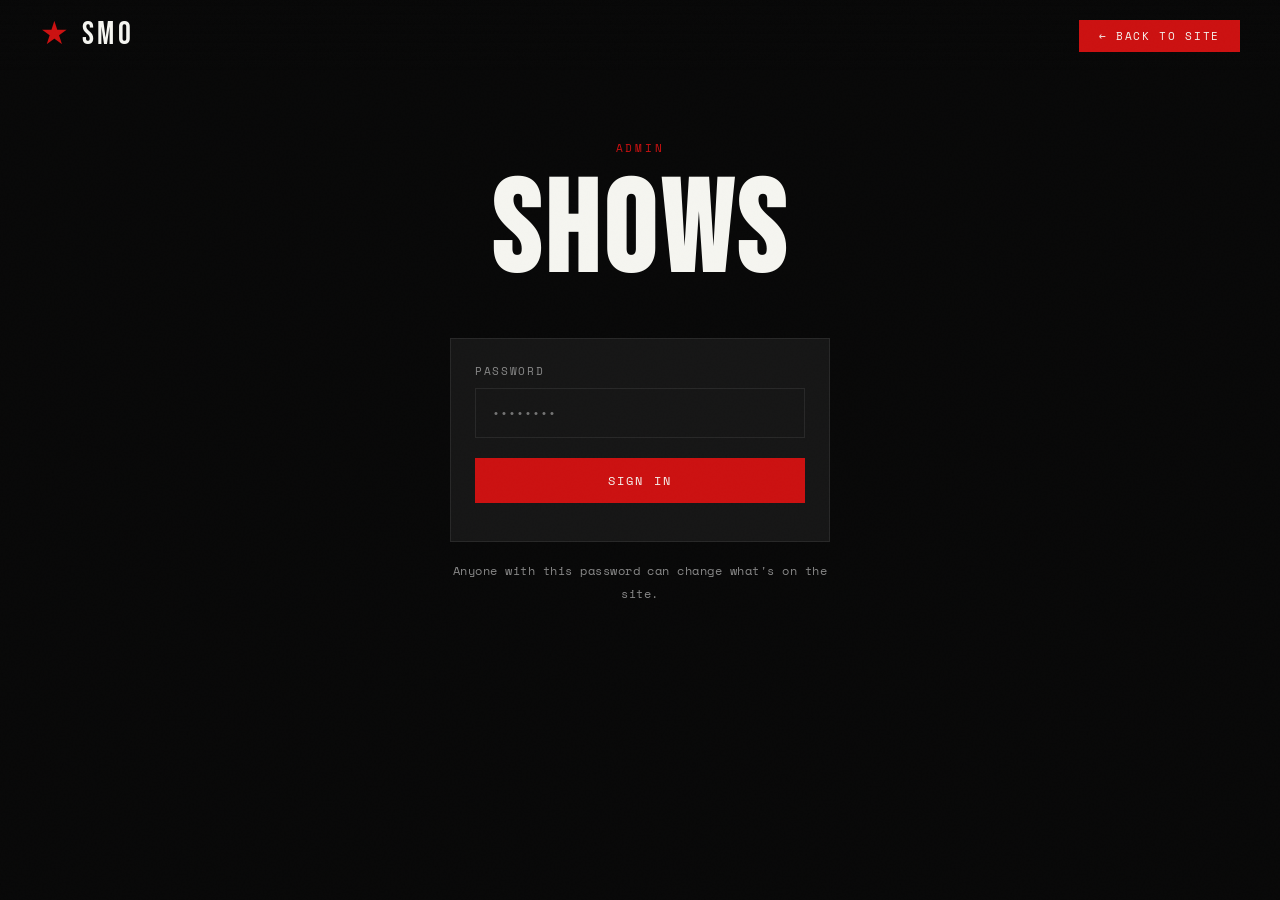
<file: admin.html>
<!DOCTYPE html>
<html lang="en">
<head>
  <meta charset="UTF-8">
  <meta name="viewport" content="width=device-width, initial-scale=1.0">
  <title>SMO — Shows Admin</title>
  <meta name="robots" content="noindex, nofollow">
  <link rel="stylesheet" href="assets/css/style.css?v=12">
  <link rel="icon" href="data:image/svg+xml,<svg xmlns='http://www.w3.org/2000/svg' viewBox='0 0 100 100'><text y='.9em' font-size='90'>★</text></svg>">
  <style>
    .adm { max-width: 900px; margin: 0 auto; padding: 0 32px 120px; }
    .adm-login { max-width: 380px; margin: 0 auto; text-align: center; }
    .adm-card {
      border: 1px solid var(--border); background: var(--card-bg);
      padding: 24px; margin-bottom: 18px;
    }
    .adm-card h3 { font-size: 22px; margin-bottom: 4px; }
    .adm-row { display: grid; grid-template-columns: 1fr 1fr; gap: 14px; }
    .adm-actions { display: flex; gap: 10px; flex-wrap: wrap; margin-top: 16px; }
    .adm-bar {
      display: flex; justify-content: space-between; align-items: center;
      gap: 16px; flex-wrap: wrap; margin-bottom: 28px;
    }
    .adm-hint { color: var(--grey); font-size: 12px; line-height: 1.9; letter-spacing: .04em; }
    .adm-empty { text-align: center; padding: 60px 20px; color: var(--grey); }

    /* photo picker */
    .pick { display: grid; grid-template-columns: repeat(auto-fill, minmax(88px, 1fr)); gap: 8px; margin-top: 10px; }
    .pick img {
      width: 100%; aspect-ratio: 1; object-fit: cover; display: block;
      border: 2px solid transparent; cursor: pointer; opacity: .55; transition: all .15s;
    }
    .pick img:hover { opacity: .85; }
    .pick img.on { border-color: var(--red); opacity: 1; }
    .chosen { display: flex; gap: 8px; flex-wrap: wrap; margin-top: 10px; }
    .chosen figure { position: relative; margin: 0; }
    .chosen img { width: 72px; height: 72px; object-fit: cover; display: block; border: 1px solid var(--border); }
    .chosen button {
      position: absolute; top: -7px; right: -7px; width: 22px; height: 22px;
      border-radius: 50%; border: none; background: var(--red); color: #fff;
      cursor: pointer; font-size: 13px; line-height: 1;
    }
    /* day / month / year / time sit on one line; each opens a full list on
       tap instead of making you arrow through digits. */
    .date-row { display: grid; grid-template-columns: 1fr 1.5fr 1fr 1.1fr; gap: 6px; }
    .date-row select, .date-row input {
      width: 100%; padding: 12px 8px;
      background: var(--off-black); color: var(--white);
      border: 1px solid var(--border);
      font-family: 'Space Mono', monospace; font-size: 13px;
    }
    .date-row select:focus, .date-row input:focus { outline: none; border-color: var(--red); }
    @media (max-width: 520px) { .date-row { grid-template-columns: 1fr 1fr; } }

    /* tabs */
    .adm-tabs {
      display: flex; gap: 4px; flex-wrap: wrap; align-items: center;
      border-bottom: 1px solid var(--border); margin-bottom: 28px; padding-bottom: 12px;
    }
    .adm-tab {
      background: transparent; border: none; cursor: pointer;
      color: var(--grey); font-family: 'Space Mono', monospace;
      font-size: 11px; letter-spacing: .14em; text-transform: uppercase;
      padding: 10px 16px; border-bottom: 2px solid transparent;
    }
    .adm-tab:hover { color: var(--white); }
    .adm-tab.is-on { color: var(--white); border-bottom-color: var(--red); }
    .adm-panel { display: none; }
    .adm-panel.is-on { display: block; }

    /* gallery manager */
    .gal-grid { display: grid; grid-template-columns: repeat(auto-fill, minmax(160px, 1fr)); gap: 14px; }
    .gal-item { border: 1px solid var(--border); background: var(--card-bg); padding: 10px; }
    .gal-item img { width: 100%; aspect-ratio: 4/3; object-fit: cover; display: block; margin-bottom: 8px; }
    .gal-item input[type="text"] {
      width: 100%; padding: 8px; margin-bottom: 6px; font-size: 11px;
      background: var(--off-black); border: 1px solid var(--border); color: var(--white);
      font-family: 'Space Mono', monospace;
    }
    .gal-row { display: flex; gap: 6px; align-items: center; justify-content: space-between; }
    .gal-row label { font-size: 11px; color: var(--grey); display: flex; gap: 5px; align-items: center; }
    .gal-btn {
      background: transparent; border: 1px solid var(--border); color: var(--light-grey);
      cursor: pointer; padding: 4px 9px; font-size: 12px; line-height: 1;
    }
    .gal-btn:hover { border-color: var(--white); color: var(--white); }
    .gal-btn.del:hover { border-color: var(--red); color: var(--red); }

    .subs-scroll { overflow-x: auto; }
    .subs { width: 100%; border-collapse: collapse; }
    .subs th, .subs td {
      text-align: left; padding: 11px 12px; font-size: 12.5px;
      border-bottom: 1px solid var(--border); color: var(--light-grey);
      white-space: nowrap;
    }
    .subs th {
      color: var(--white); font-size: 10px; letter-spacing: .16em;
      text-transform: uppercase; border-bottom-color: var(--grey);
    }
    .subs td:first-child { color: var(--white); }
    .subs-empty { color: var(--grey); padding: 28px 12px; font-size: 13px; }

    .adm-card-bad { border-color: var(--red); }
    .toast-ok { color: #4ade80; font-size: 12px; letter-spacing: .08em; }
    .toast-err { color: var(--red); font-size: 12px; letter-spacing: .08em; }
    @media (max-width: 640px) { .adm-row { grid-template-columns: 1fr; } .adm { padding: 0 20px 80px; } }
  </style>
</head>
<body>

<nav>
  <a href="index.html" class="nav-logo"><span class="star">★</span>SMO</a>
  <ul class="nav-links">
    <li><a href="index.html" class="btn-nav">← Back to Site</a></li>
  </ul>
</nav>

<div class="page-hero" style="padding-bottom:40px">
  <span class="section-label">Admin</span>
  <h1>Shows</h1>
</div>

<div class="adm">

  <!-- ── LOGIN ── -->
  <div id="login" class="adm-login hidden">
    <div class="adm-card">
      <div class="form-group" style="text-align:left">
        <label for="pw">Password</label>
        <input type="password" id="pw" autocomplete="current-password" placeholder="••••••••">
      </div>
      <button id="login-btn" class="btn btn-primary" style="width:100%;justify-content:center">Sign In</button>
      <p id="login-msg" class="toast-err" style="margin-top:14px"></p>
    </div>
    <p class="adm-hint">Anyone with this password can change what's on the site.</p>
  </div>

  <!-- ── NOT SET UP ── -->
  <div id="setup" class="adm-login hidden">
    <div class="adm-card" style="text-align:left">
      <h3 style="margin-bottom:12px">Admin not set up</h3>
      <p class="adm-hint">
        Create a file called <code>admin-secret.php</code> on the server, in the
        same folder as the website (or one level above), containing one line:
      </p>
      <pre class="adm-hint" style="background:#0d0d0d;padding:12px;overflow-x:auto;margin-top:10px">&lt;?php return 'your-password-here';</pre>
      <p class="adm-hint" style="margin-top:10px">
        It's deliberately not in the code repository, because that repository is public.
      </p>
    </div>
  </div>

  <!-- ── EDITOR ── -->
  <div id="editor" class="hidden">

    <nav class="adm-tabs" id="adm-tabs">
      <button class="adm-tab is-on" data-tab="shows">Shows</button>
      <button class="adm-tab" data-tab="shop">Shop</button>
      <button class="adm-tab" data-tab="releases">Releases</button>
      <button class="adm-tab" data-tab="gallery">Gallery</button>
      <button class="adm-tab" data-tab="text">Page Text</button>
      <button class="adm-tab" data-tab="list">Mailing List</button>
      <button class="btn btn-outline" id="logout-btn" style="margin-left:auto;font-size:11px">Sign Out</button>
    </nav>

    <!-- ══ SHOWS ══ -->
    <section class="adm-panel is-on" data-panel="shows">
    <div class="adm-bar">
      <div>
        <span id="count" class="adm-hint"></span>
        <div id="save-msg" class="adm-hint"></div>
      </div>
      <div class="adm-actions" style="margin:0">
        <button id="add-btn" class="btn btn-outline">+ Add Show</button>
        <button id="save-btn" class="btn btn-primary">Save Changes</button>
      </div>
    </div>

    <div id="list"></div>

    </section>

    <!-- ══ SHOP ══ -->
    <section class="adm-panel" data-panel="shop">
      <div class="adm-bar">
        <div><span id="shop-count" class="adm-hint"></span><div id="shop-msg" class="adm-hint"></div></div>
        <div class="adm-actions" style="margin:0">
          <button class="btn btn-outline" data-add="products">+ Add Product</button>
          <button class="btn btn-primary" data-save="products">Save Shop</button>
        </div>
      </div>
      <div id="shop-list"></div>
      <p class="adm-hint" style="margin-top:20px">
        Prices here are what Stripe actually charges — the shop page and the
        checkout both read this same list, so they can't disagree.
        Sizes are comma separated, e.g. <strong>S, M, L, XL, XXL</strong>.
      </p>
    </section>

    <!-- ══ RELEASES ══ -->
    <section class="adm-panel" data-panel="releases">
      <div class="adm-bar">
        <div><span id="releases-count" class="adm-hint"></span><div id="releases-msg" class="adm-hint"></div></div>
        <div class="adm-actions" style="margin:0">
          <button class="btn btn-outline" data-add="releases">+ Add Release</button>
          <button class="btn btn-primary" data-save="releases">Save Releases</button>
        </div>
      </div>
      <div id="releases-list"></div>
      <p class="adm-hint" style="margin-top:20px">
        Order here is the order on the homepage. The one with the ID
        <strong>white-flag</strong> is hidden while it's the featured release
        at the top of the page.
      </p>
    </section>

    <!-- ══ GALLERY ══ -->
    <section class="adm-panel" data-panel="gallery">
      <div class="adm-bar">
        <div><span id="gallery-count" class="adm-hint"></span><div id="gallery-msg" class="adm-hint"></div></div>
        <div class="adm-actions" style="margin:0">
          <label class="btn btn-outline" style="cursor:pointer;font-size:11px">
            Upload Photo<input type="file" accept="image/*" id="gallery-upload" hidden>
          </label>
          <button class="btn btn-primary" data-save="gallery">Save Gallery</button>
        </div>
      </div>
      <div id="gallery-list" class="gal-grid"></div>
      <p class="adm-hint" style="margin-top:20px">
        Tick <strong>Wide</strong> to make a photo span two columns. Use the
        arrows to reorder — the homepage follows this order.
      </p>
    </section>

    <!-- ══ PAGE TEXT ══ -->
    <section class="adm-panel" data-panel="text">
      <div class="adm-bar">
        <div><span class="adm-hint">Homepage and shop wording</span><div id="content-msg" class="adm-hint"></div></div>
        <div class="adm-actions" style="margin:0">
          <button class="btn btn-primary" data-save="content">Save Text</button>
        </div>
      </div>
      <div id="content-form"></div>
    </section>

    <!-- ══ MAILING LIST ══ -->
    <section class="adm-panel" data-panel="list">
      <div class="adm-bar">
        <div>
          <h3 style="font-size:26px;margin-bottom:4px">Mailing List</h3>
          <span id="subs-count" class="adm-hint">Loading…</span>
        </div>
        <div class="adm-actions" style="margin:0">
          <a id="subs-csv" class="btn btn-outline" href="#" download>Download CSV</a>
        </div>
      </div>
      <div class="subs-scroll">
        <table class="subs" id="subs-table">
          <thead><tr><th>Email</th><th>Signed up</th><th>From</th></tr></thead>
          <tbody></tbody>
        </table>
      </div>
      <p class="adm-hint" style="margin-top:12px">
        Newest first. Addresses are stored on the server outside the website
        folder, so nobody can reach them from a browser.
      </p>
    </section>

  </div>

</div>

<script src="assets/js/admin.js?v=12"></script>

</body>
</html>
</file>
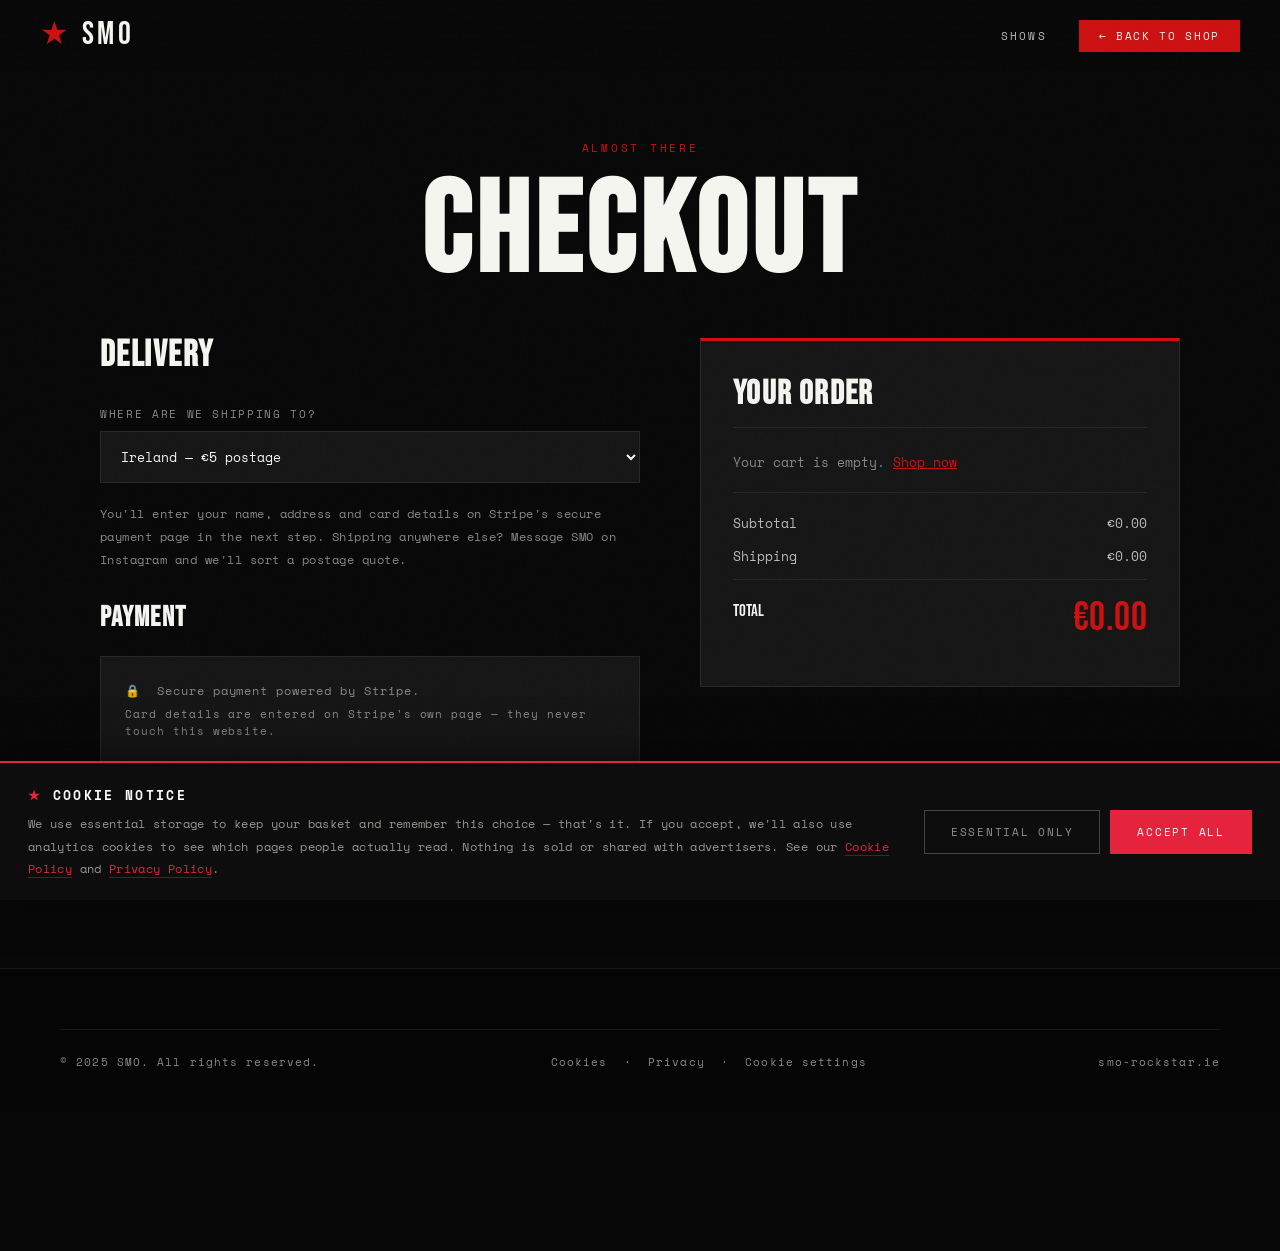
<file: checkout.html>
<!DOCTYPE html>
<html lang="en">
<head>
  <meta charset="UTF-8">
  <meta name="viewport" content="width=device-width, initial-scale=1.0">
  <title>SMO — Checkout</title>
  <meta name="robots" content="noindex">
  <link rel="canonical" href="https://smo-rockstar.ie/checkout.html">
  <link rel="stylesheet" href="assets/css/style.css?v=12">
  <link rel="icon" href="data:image/svg+xml,<svg xmlns='http://www.w3.org/2000/svg' viewBox='0 0 100 100'><text y='.9em' font-size='90'>★</text></svg>">
</head>
<body>

<!-- ── NAV ── -->
<nav>
  <a href="index.html" class="nav-logo"><span class="star">★</span>SMO</a>
  <ul class="nav-links">
    <li><a href="index.html#shows">Shows</a></li>
    <li><a href="shop.html" class="btn-nav">← Back to Shop</a></li>
  </ul>
</nav>

<!-- ── PAGE HERO ── -->
<div class="page-hero" style="padding-bottom:40px">
  <span class="section-label">Almost There</span>
  <h1>Checkout</h1>
</div>

<!-- ── CHECKOUT LAYOUT ── -->
<div class="checkout-layout">

  <!-- Delivery region + pay -->
  <div class="checkout-form">
    <h2>Delivery</h2>

    <div class="form-group">
      <label for="region">Where are we shipping to?</label>
      <select id="region">
        <option value="IE">Ireland — €5 postage</option>
        <option value="UK">United Kingdom — €7 postage</option>
        <option value="EU">Rest of the EU — €9 postage</option>
      </select>
    </div>

    <p style="color:var(--grey);font-size:12px;line-height:1.9;letter-spacing:0.04em;margin-bottom:32px">
      You'll enter your name, address and card details on Stripe's secure payment
      page in the next step. Shipping anywhere else? Message SMO on Instagram and
      we'll sort a postage quote.
    </p>

    <div style="margin-top:8px">
      <h2 style="font-size:28px;margin-bottom:24px">Payment</h2>
      <div style="padding:24px;border:1px solid var(--border);background:var(--card-bg);color:var(--grey);font-size:12px;letter-spacing:0.08em;margin-bottom:20px">
        🔒 &nbsp;Secure payment powered by Stripe.<br>
        <span style="font-size:11px;color:var(--grey);margin-top:6px;display:block">
          Card details are entered on Stripe's own page — they never touch this website.
        </span>
      </div>

      <button type="button" id="pay-btn" class="btn btn-primary btn-buy" style="margin-top:16px">
        Pay Securely →
      </button>

      <p id="pay-error" class="hidden"
         style="color:var(--red);font-size:12px;line-height:1.8;margin-top:16px;letter-spacing:0.04em"></p>
    </div>
  </div>

  <!-- Order Summary -->
  <div class="order-summary">
    <h2>Your Order</h2>
    <div id="checkout-items"></div>
    <div class="order-total">
      <div class="order-total-row">
        <span>Subtotal</span>
        <span id="subtotal">€0.00</span>
      </div>
      <div class="order-total-row">
        <span>Shipping</span>
        <span id="shipping-cost">€5.00</span>
      </div>
      <div class="order-total-row grand">
        <span>Total</span>
        <span id="grand-total">€0.00</span>
      </div>
    </div>
  </div>
</div>

<!-- ── FOOTER ── -->
<footer>
  <div class="footer-bottom">
    <span>© 2025 SMO. All rights reserved.</span>
    <span><a href="legal.html#cookies">Cookies</a> &nbsp;·&nbsp; <a href="legal.html#privacy">Privacy</a> &nbsp;·&nbsp; <a href="#" data-cookie-settings>Cookie settings</a></span>
    <span>smo-rockstar.ie</span>
  </div>
</footer>

<script type="module" src="assets/js/main.js?v=12"></script>

<script src="assets/js/cookie-consent.js?v=12" defer></script>

</body>
</html>
</file>
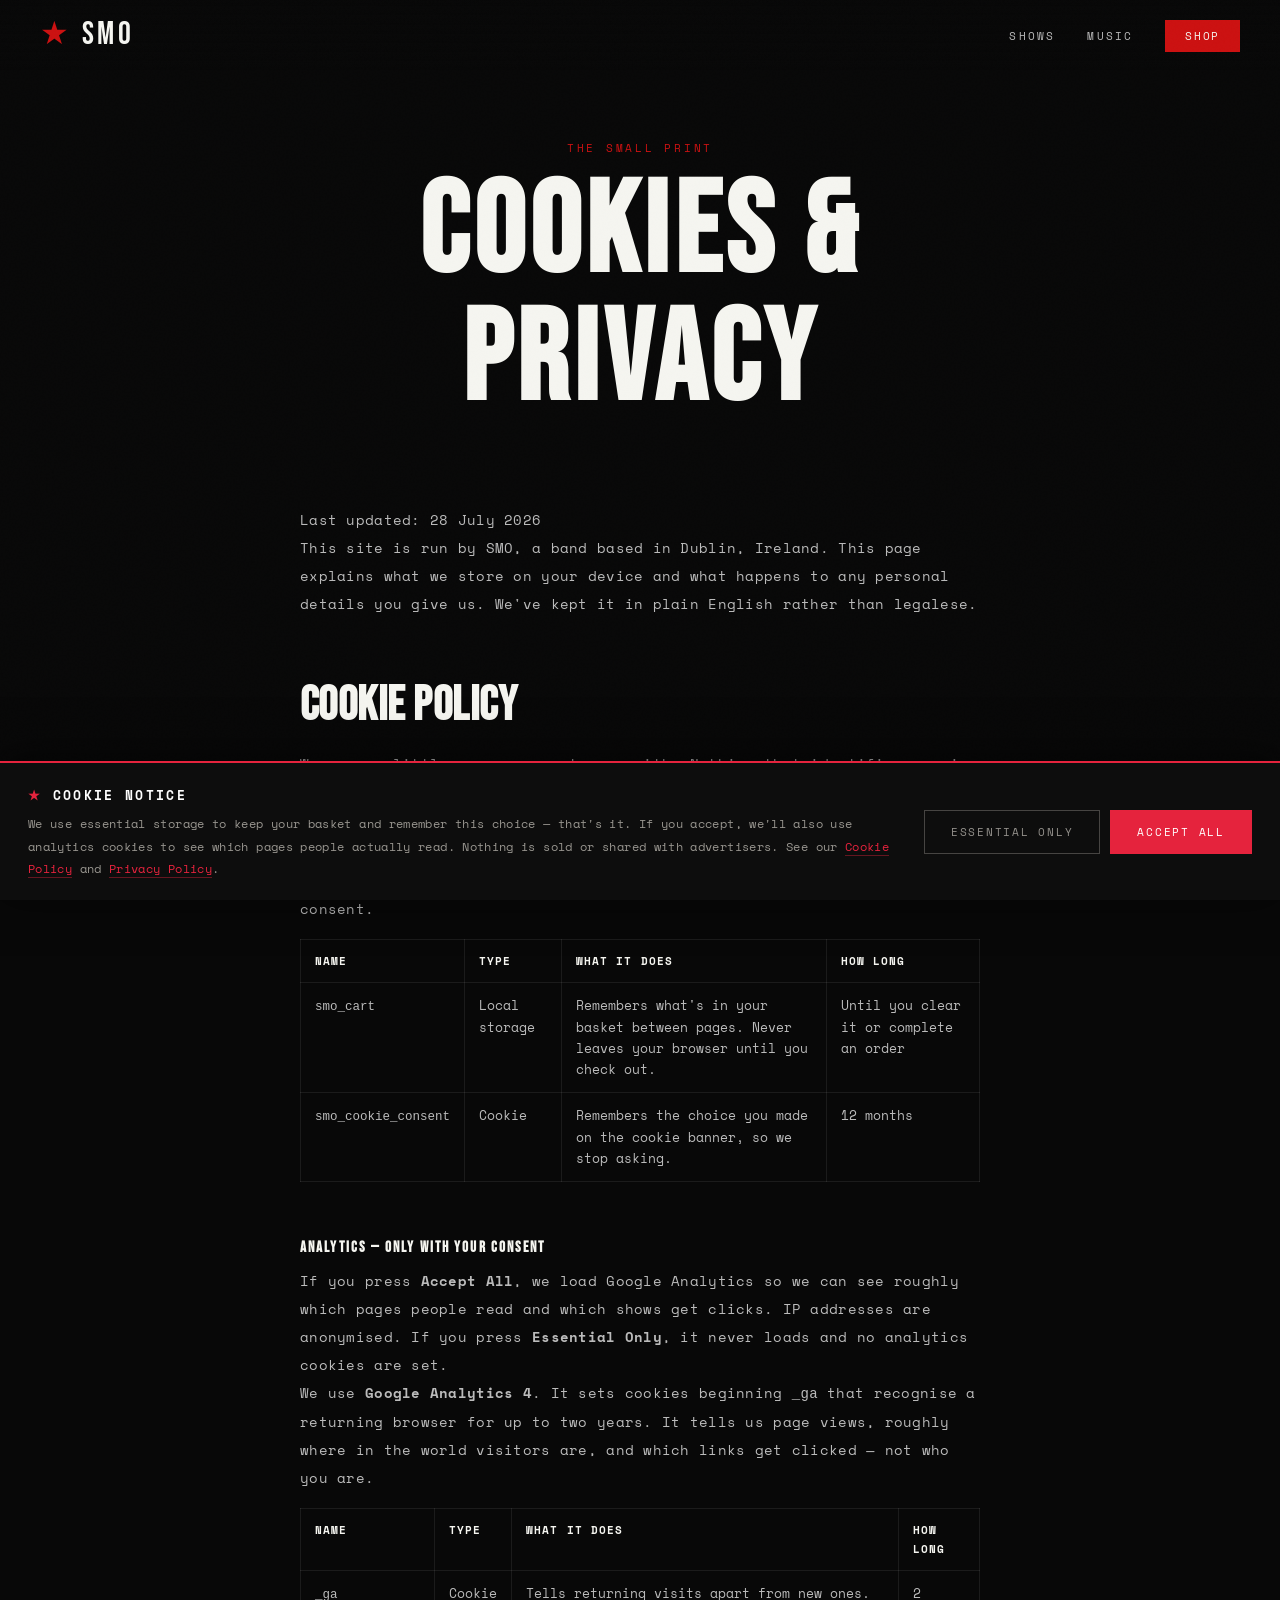
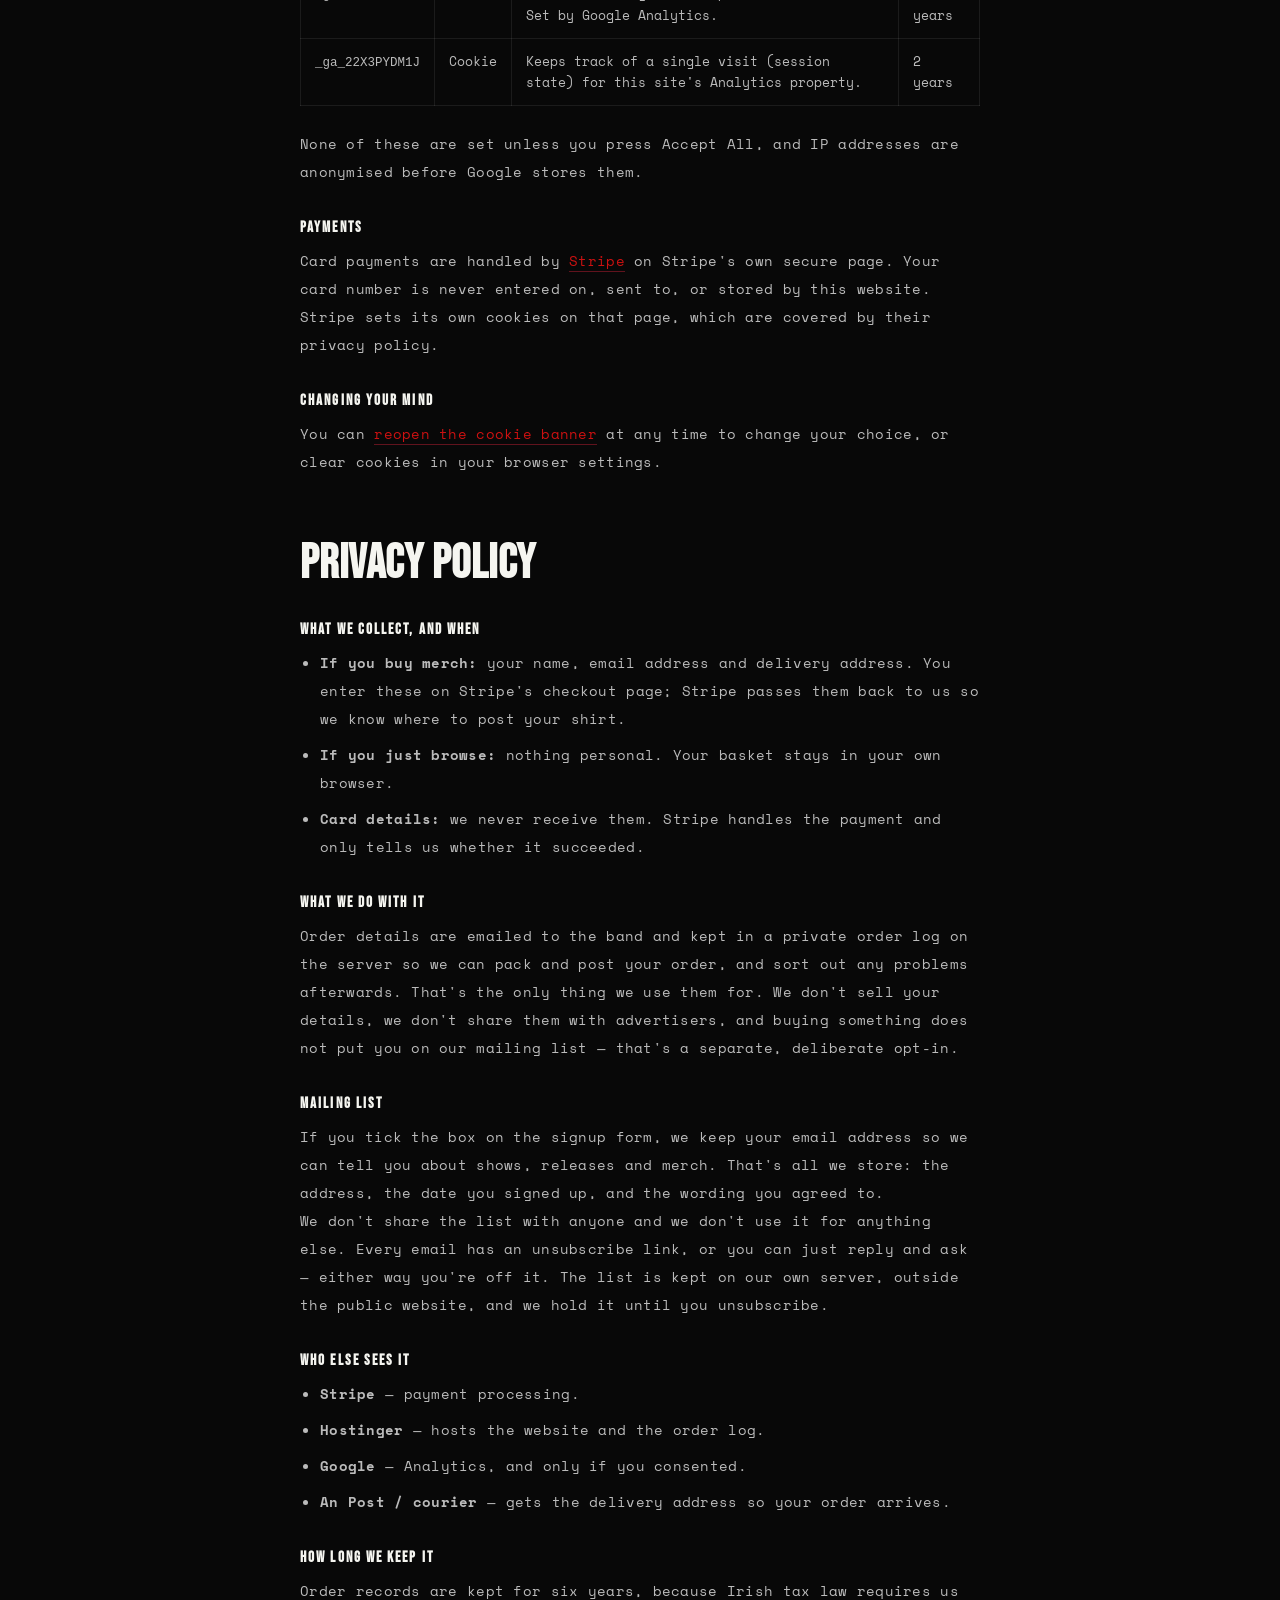
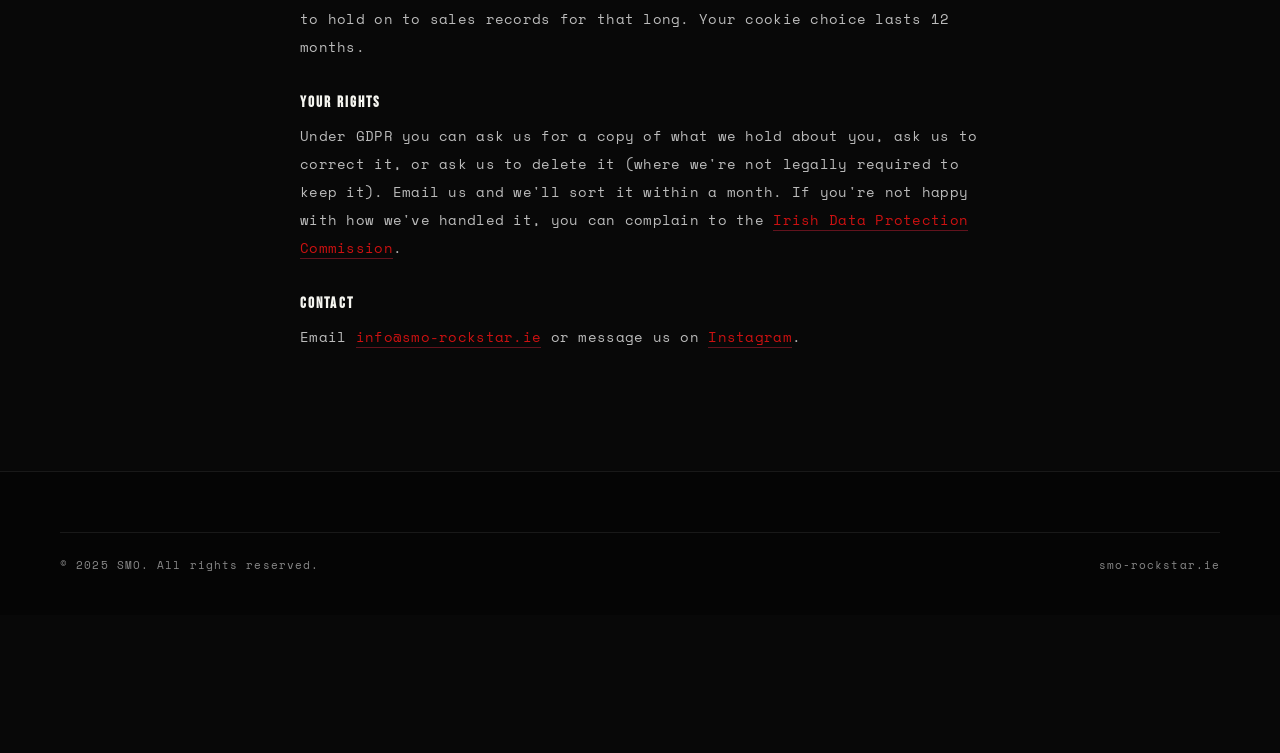
<file: legal.html>
<!DOCTYPE html>
<html lang="en">
<head>
  <meta charset="UTF-8">
  <meta name="viewport" content="width=device-width, initial-scale=1.0">
  <title>SMO — Cookies &amp; Privacy</title>
  <meta name="description" content="How smo-rockstar.ie uses cookies and handles your personal data.">
  <link rel="canonical" href="https://smo-rockstar.ie/legal.html">
  <link rel="stylesheet" href="assets/css/style.css?v=12">
  <link rel="icon" href="data:image/svg+xml,<svg xmlns='http://www.w3.org/2000/svg' viewBox='0 0 100 100'><text y='.9em' font-size='90'>★</text></svg>">
  <style>
    .legal-wrap { max-width: 760px; margin: 0 auto; padding: 0 40px 120px; }
    .legal-wrap h2 {
      font-family: 'Bebas Neue', sans-serif;
      font-size: clamp(32px, 5vw, 48px);
      margin: 64px 0 20px;
      letter-spacing: 0.01em;
    }
    .legal-wrap h3 {
      font-size: 15px; letter-spacing: 0.14em; text-transform: uppercase;
      color: var(--white); margin: 34px 0 12px;
    }
    .legal-wrap p, .legal-wrap li {
      color: var(--light-grey); font-size: 14px; line-height: 2; letter-spacing: 0.02em;
    }
    .legal-wrap ul { margin: 0 0 18px 20px; }
    .legal-wrap li { margin-bottom: 8px; }
    .legal-wrap a { color: var(--red); text-decoration: none; border-bottom: 1px solid rgba(229,35,61,.4); }
    .legal-wrap a:hover { color: var(--white); border-bottom-color: var(--white); }
    .legal-wrap table { width: 100%; border-collapse: collapse; margin: 16px 0 24px; }
    .legal-wrap th, .legal-wrap td {
      text-align: left; padding: 12px 14px; font-size: 12.5px; line-height: 1.7;
      border: 1px solid var(--border); color: var(--light-grey); vertical-align: top;
    }
    .legal-wrap th { color: var(--white); letter-spacing: 0.1em; text-transform: uppercase; font-size: 11px; }
    .legal-updated { color: var(--grey); font-size: 12px; letter-spacing: 0.1em; }
    .legal-scroll { overflow-x: auto; }
    @media (max-width: 700px) { .legal-wrap { padding: 0 24px 80px; } }
  </style>
</head>
<body>

<!-- ── NAV ── -->
<nav>
  <a href="index.html" class="nav-logo"><span class="star">★</span>SMO</a>
  <ul class="nav-links">
    <li><a href="index.html#shows">Shows</a></li>
    <li><a href="index.html#music">Music</a></li>
    <li><a href="shop.html" class="btn-nav">Shop</a></li>
  </ul>
</nav>

<!-- ── PAGE HERO ── -->
<div class="page-hero">
  <span class="section-label">The Small Print</span>
  <h1>Cookies &amp;<br>Privacy</h1>
</div>

<div class="legal-wrap">
  <p class="legal-updated">Last updated: 28 July 2026</p>
  <p>
    This site is run by SMO, a band based in Dublin, Ireland. This page explains
    what we store on your device and what happens to any personal details you
    give us. We've kept it in plain English rather than legalese.
  </p>

  <!-- ─────────── COOKIES ─────────── -->
  <h2 id="cookies">Cookie Policy</h2>

  <p>
    We use as little as we can get away with. Nothing that identifies you is
    stored until you either add something to your basket or buy something.
  </p>

  <h3>Essential — always on</h3>
  <p>
    These are needed for the site to work at all, so they don't require consent.
  </p>
  <div class="legal-scroll">
    <table>
      <tr><th>Name</th><th>Type</th><th>What it does</th><th>How long</th></tr>
      <tr>
        <td><code>smo_cart</code></td>
        <td>Local storage</td>
        <td>Remembers what's in your basket between pages. Never leaves your browser until you check out.</td>
        <td>Until you clear it or complete an order</td>
      </tr>
      <tr>
        <td><code>smo_cookie_consent</code></td>
        <td>Cookie</td>
        <td>Remembers the choice you made on the cookie banner, so we stop asking.</td>
        <td>12 months</td>
      </tr>
    </table>
  </div>

  <h3>Analytics — only with your consent</h3>
  <p>
    If you press <strong>Accept All</strong>, we load Google Analytics so we can
    see roughly which pages people read and which shows get clicks. IP addresses
    are anonymised. If you press <strong>Essential Only</strong>, it never loads
    and no analytics cookies are set.
  </p>
  <p>
    We use <strong>Google Analytics 4</strong>. It sets cookies beginning
    <code>_ga</code> that recognise a returning browser for up to two years. It
    tells us page views, roughly where in the world visitors are, and which
    links get clicked — not who you are.
  </p>
  <div class="legal-scroll">
    <table>
      <tr><th>Name</th><th>Type</th><th>What it does</th><th>How long</th></tr>
      <tr>
        <td><code>_ga</code></td>
        <td>Cookie</td>
        <td>Tells returning visits apart from new ones. Set by Google Analytics.</td>
        <td>2 years</td>
      </tr>
      <tr>
        <td><code>_ga_22X3PYDM1J</code></td>
        <td>Cookie</td>
        <td>Keeps track of a single visit (session state) for this site's Analytics property.</td>
        <td>2 years</td>
      </tr>
    </table>
  </div>
  <p>
    None of these are set unless you press Accept All, and IP addresses are
    anonymised before Google stores them.
  </p>

  <h3>Payments</h3>
  <p>
    Card payments are handled by <a href="https://stripe.com/ie/privacy" target="_blank" rel="noopener">Stripe</a>
    on Stripe's own secure page. Your card number is never entered on, sent to,
    or stored by this website. Stripe sets its own cookies on that page, which
    are covered by their privacy policy.
  </p>

  <h3>Changing your mind</h3>
  <p>
    You can <a href="#" data-cookie-settings>reopen the cookie banner</a> at any
    time to change your choice, or clear cookies in your browser settings.
  </p>

  <!-- ─────────── PRIVACY ─────────── -->
  <h2 id="privacy">Privacy Policy</h2>

  <h3>What we collect, and when</h3>
  <ul>
    <li>
      <strong>If you buy merch:</strong> your name, email address and delivery
      address. You enter these on Stripe's checkout page; Stripe passes them
      back to us so we know where to post your shirt.
    </li>
    <li>
      <strong>If you just browse:</strong> nothing personal. Your basket stays
      in your own browser.
    </li>
    <li>
      <strong>Card details:</strong> we never receive them. Stripe handles the
      payment and only tells us whether it succeeded.
    </li>
  </ul>

  <h3>What we do with it</h3>
  <p>
    Order details are emailed to the band and kept in a private order log on the
    server so we can pack and post your order, and sort out any problems
    afterwards. That's the only thing we use them for. We don't sell your
    details, we don't share them with advertisers, and buying something does
    not put you on our mailing list — that's a separate, deliberate opt-in.
  </p>

  <h3>Mailing list</h3>
  <p>
    If you tick the box on the signup form, we keep your email address so we
    can tell you about shows, releases and merch. That's all we store: the
    address, the date you signed up, and the wording you agreed to.
  </p>
  <p>
    We don't share the list with anyone and we don't use it for anything else.
    Every email has an unsubscribe link, or you can just reply and ask — either
    way you're off it. The list is kept on our own server, outside the public
    website, and we hold it until you unsubscribe.
  </p>

  <h3>Who else sees it</h3>
  <ul>
    <li><strong>Stripe</strong> — payment processing.</li>
    <li><strong>Hostinger</strong> — hosts the website and the order log.</li>
    <li><strong>Google</strong> — Analytics, and only if you consented.</li>
    <li><strong>An Post / courier</strong> — gets the delivery address so your order arrives.</li>
  </ul>

  <h3>How long we keep it</h3>
  <p>
    Order records are kept for six years, because Irish tax law requires us to
    hold on to sales records for that long. Your cookie choice lasts 12 months.
  </p>

  <h3>Your rights</h3>
  <p>
    Under GDPR you can ask us for a copy of what we hold about you, ask us to
    correct it, or ask us to delete it (where we're not legally required to keep
    it). Email us and we'll sort it within a month. If you're not happy with how
    we've handled it, you can complain to the
    <a href="https://www.dataprotection.ie" target="_blank" rel="noopener">Irish Data Protection Commission</a>.
  </p>

  <h3>Contact</h3>
  <p>
    Email <a href="mailto:info@smo-rockstar.ie">info@smo-rockstar.ie</a> or
    message us on <a href="https://www.instagram.com/smo_rockstar" target="_blank" rel="noopener">Instagram</a>.
  </p>
</div>

<!-- ── FOOTER ── -->
<footer>
  <div class="footer-bottom">
    <span>© 2025 SMO. All rights reserved.</span>
    <span>smo-rockstar.ie</span>
  </div>
</footer>

<script src="assets/js/cookie-consent.js?v=12" defer></script>

</body>
</html>
</file>
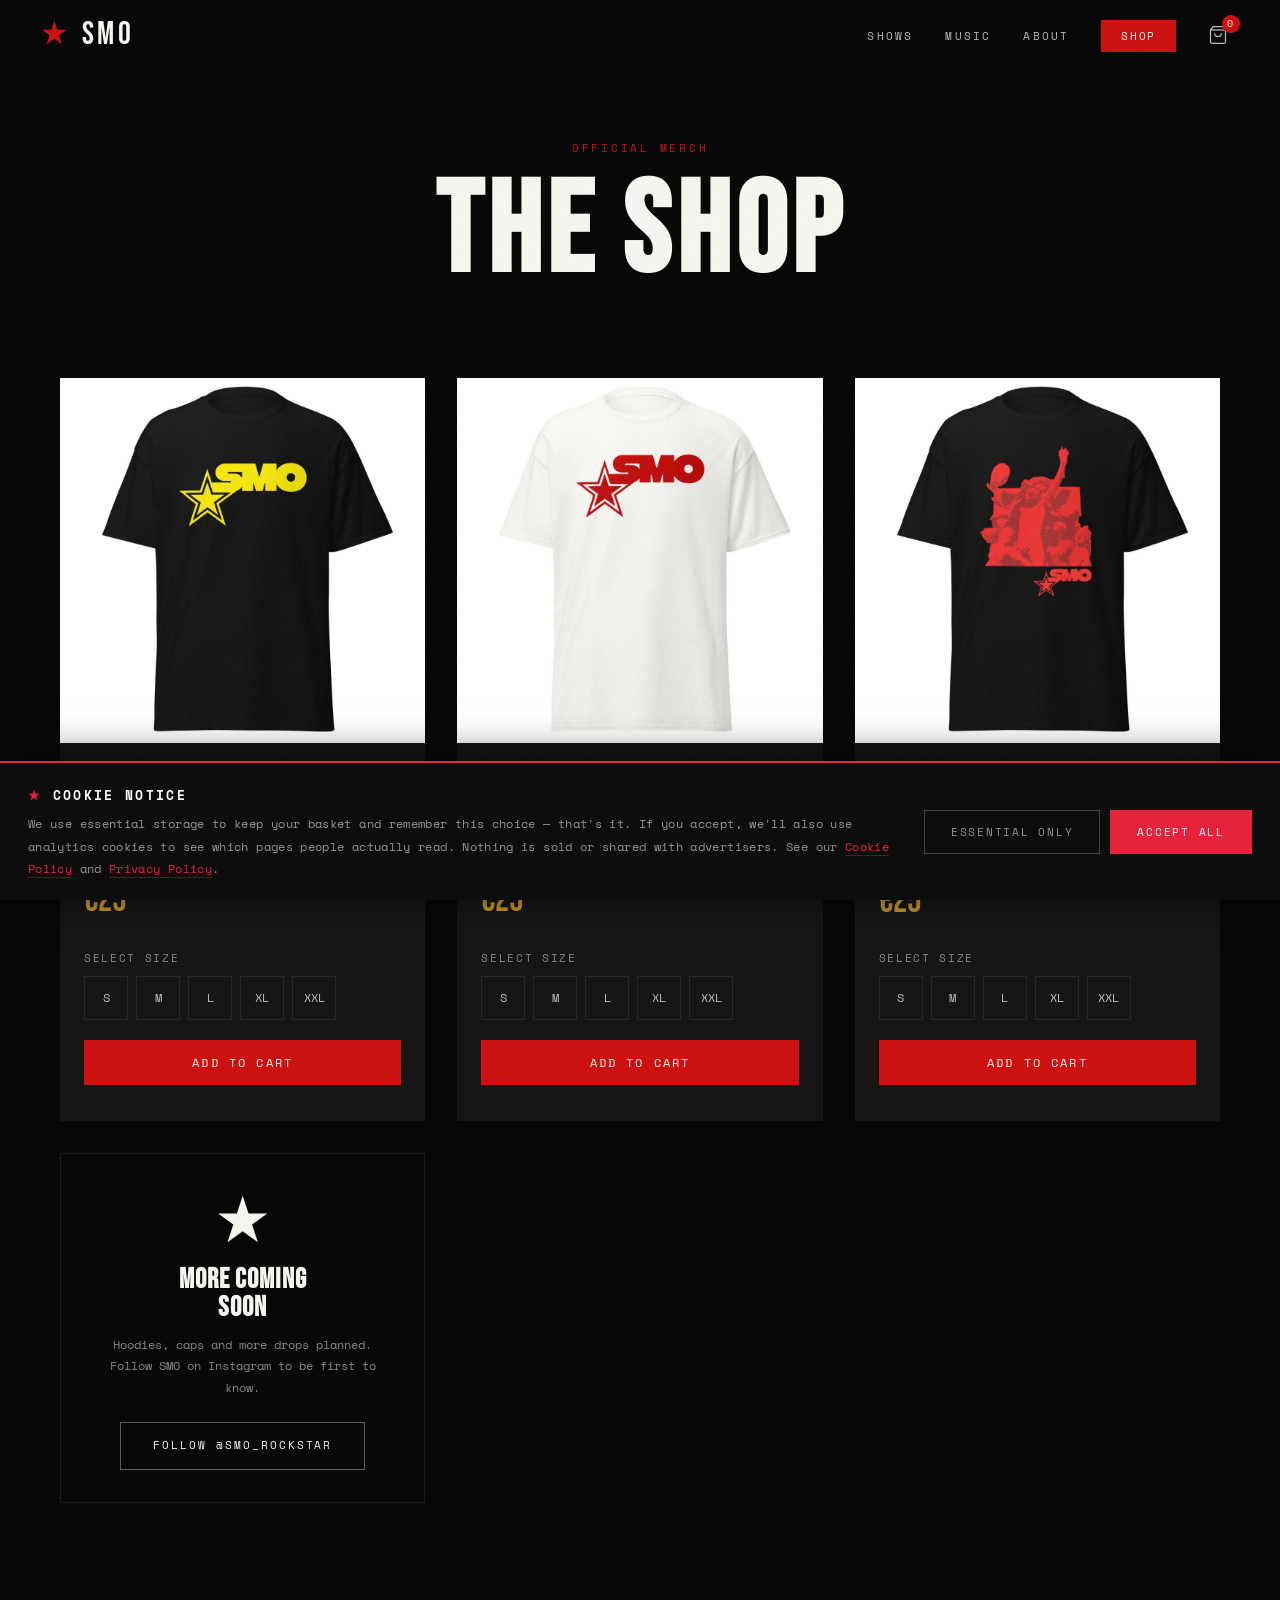
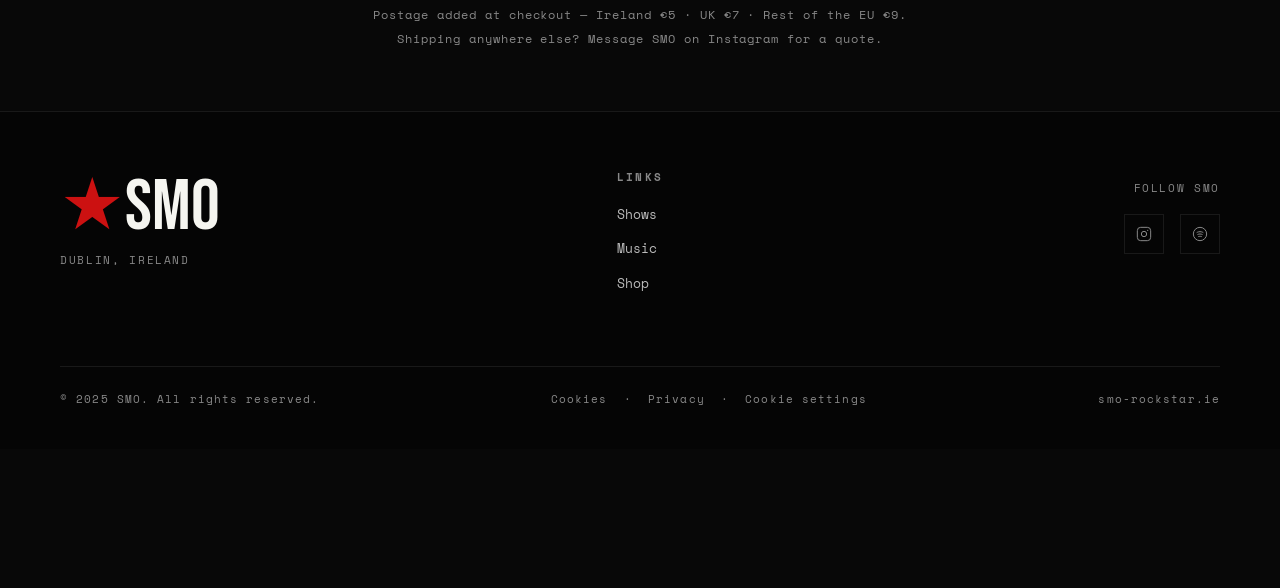
<file: shop.html>
<!DOCTYPE html>
<html lang="en">
<head>
  <meta charset="UTF-8">
  <meta name="viewport" content="width=device-width, initial-scale=1.0">
  <title>SMO — Shop</title>
  <link rel="canonical" href="https://smo-rockstar.ie/shop.html">
  <link rel="stylesheet" href="assets/css/style.css?v=10">
  <link rel="icon" href="data:image/svg+xml,<svg xmlns='http://www.w3.org/2000/svg' viewBox='0 0 100 100'><text y='.9em' font-size='90'>★</text></svg>">
</head>
<body>

<!-- ── NAV ── -->
<nav>
  <a href="index.html" class="nav-logo"><span class="star">★</span>SMO</a>
  <button class="hamburger" aria-label="Menu">
    <span></span><span></span><span></span>
  </button>
  <ul class="nav-links">
    <li><a href="index.html#shows">Shows</a></li>
    <li><a href="index.html#music">Music</a></li>
    <li><a href="index.html#about">About</a></li>
    <li><a href="shop.html" class="btn-nav">Shop</a></li>
    <li>
      <a href="shop.html" style="position:relative;display:flex;align-items:flex-start">
        <svg width="20" height="20" viewBox="0 0 24 24" fill="none" stroke="currentColor" stroke-width="1.5"><path d="M6 2L3 6v14a2 2 0 002 2h14a2 2 0 002-2V6l-3-4z"/><line x1="3" y1="6" x2="21" y2="6"/><path d="M16 10a4 4 0 01-8 0"/></svg>
        <span class="cart-count">0</span>
      </a>
    </li>
  </ul>
</nav>

<!-- ── PAGE HERO ── -->
<div class="page-hero">
  <span class="section-label">Official Merch</span>
  <h1>The Shop</h1>
</div>

<!-- ── SHOP GRID ── -->
<div class="shop-grid">

  <!-- Product: Star Logo Tee (Black) -->
  <div class="product-card">
    <div class="product-card-img">
      <img src="assets/images/tee-star-black.jpg" alt="SMO star logo t-shirt in yellow on black">
    </div>
    <div class="product-card-body">
      <h3>★ Star Logo Tee — Black</h3>
      <p style="color:var(--grey);font-size:12px;margin-bottom:12px">The star and SMO wordmark in yellow on black heavyweight cotton. Screen printed. Pre-washed.</p>
      <div class="product-price">€25</div>
      <div style="font-size:11px;letter-spacing:0.15em;text-transform:uppercase;color:var(--grey);margin-bottom:8px">Select Size</div>
      <div class="size-selector">
        <button class="size-btn">S</button>
        <button class="size-btn">M</button>
        <button class="size-btn">L</button>
        <button class="size-btn">XL</button>
        <button class="size-btn">XXL</button>
      </div>
      <button
        class="btn btn-primary"
        style="width:100%;justify-content:center;margin-bottom:12px"
        data-add-to-cart
        data-product-id="smo-tee-star-black"
        data-product-name="★ Star Logo Tee — Black"
        data-product-price="25"
        data-product-image="assets/images/tee-star-black.jpg"
      >Add to Cart</button>
    </div>
  </div>

  <!-- Product: Star Logo Tee (White) -->
  <div class="product-card">
    <div class="product-card-img">
      <img src="assets/images/tee-star-white.jpg" alt="SMO star logo t-shirt in red on white">
    </div>
    <div class="product-card-body">
      <h3>★ Star Logo Tee — White</h3>
      <p style="color:var(--grey);font-size:12px;margin-bottom:12px">The same star and wordmark in red on white heavyweight cotton. Screen printed. Pre-washed.</p>
      <div class="product-price">€25</div>
      <div style="font-size:11px;letter-spacing:0.15em;text-transform:uppercase;color:var(--grey);margin-bottom:8px">Select Size</div>
      <div class="size-selector">
        <button class="size-btn">S</button>
        <button class="size-btn">M</button>
        <button class="size-btn">L</button>
        <button class="size-btn">XL</button>
        <button class="size-btn">XXL</button>
      </div>
      <button
        class="btn btn-primary"
        style="width:100%;justify-content:center;margin-bottom:12px"
        data-add-to-cart
        data-product-id="smo-tee-star-white"
        data-product-name="★ Star Logo Tee — White"
        data-product-price="25"
        data-product-image="assets/images/tee-star-white.jpg"
      >Add to Cart</button>
    </div>
  </div>

  <!-- Product: Crowd Tee (Black) -->
  <div class="product-card">
    <div class="product-card-img">
      <img src="assets/images/tee-crowd-black.jpg" alt="SMO crowd print t-shirt in red on black">
    </div>
    <div class="product-card-body">
      <h3>★ Crowd Tee — Black</h3>
      <p style="color:var(--grey);font-size:12px;margin-bottom:12px">The crowd shot printed in red on black heavyweight cotton, with the ★SMO logo beneath. Screen printed. Pre-washed.</p>
      <div class="product-price">€25</div>
      <div style="font-size:11px;letter-spacing:0.15em;text-transform:uppercase;color:var(--grey);margin-bottom:8px">Select Size</div>
      <div class="size-selector">
        <button class="size-btn">S</button>
        <button class="size-btn">M</button>
        <button class="size-btn">L</button>
        <button class="size-btn">XL</button>
        <button class="size-btn">XXL</button>
      </div>
      <button
        class="btn btn-primary"
        style="width:100%;justify-content:center;margin-bottom:12px"
        data-add-to-cart
        data-product-id="smo-tee-crowd-black"
        data-product-name="★ Crowd Tee — Black"
        data-product-price="25"
        data-product-image="assets/images/tee-crowd-black.jpg"
      >Add to Cart</button>
    </div>
  </div>

  <!-- More coming -->
  <div class="product-card" style="background:transparent;border:1px solid var(--border)">
    <div style="padding:32px;display:flex;flex-direction:column;justify-content:center;align-items:center;text-align:center;height:100%">
      <div style="font-size:64px;margin-bottom:16px;line-height:1">★</div>
      <h3 style="font-size:28px;margin-bottom:12px">More Coming<br>Soon</h3>
      <p style="color:var(--grey);font-size:12px;line-height:1.8">Hoodies, caps and more drops planned. Follow SMO on Instagram to be first to know.</p>
      <a href="https://www.instagram.com/smo_rockstar" target="_blank" class="btn btn-outline" style="margin-top:24px;font-size:11px">Follow @smo_rockstar</a>
    </div>
  </div>

</div>

<!-- ── SHIPPING NOTE ── -->
<div style="padding:0 60px 60px;text-align:center;color:var(--grey);font-size:12px;letter-spacing:0.08em;line-height:2">
  Postage added at checkout — Ireland €5 · UK €7 · Rest of the EU €9.<br>
  Shipping anywhere else? Message SMO on Instagram for a quote.
</div>

<!-- ── CART PANEL ── -->
<div id="cart-bar" class="cart-bar">
  <span id="cart-summary" class="cart-bar-summary"></span>
  <a href="checkout.html" class="btn btn-primary btn-buy" style="width:auto">Checkout →</a>
</div>

<!-- ── FOOTER ── -->
<footer>
  <div class="footer-top">
    <div>
      <a href="index.html" class="footer-logo"><span>★</span>SMO</a>
      <div class="footer-tagline">Dublin, Ireland</div>
    </div>
    <div class="footer-nav">
      <h4>Links</h4>
      <ul>
        <li><a href="index.html#shows">Shows</a></li>
        <li><a href="index.html#music">Music</a></li>
        <li><a href="shop.html">Shop</a></li>
      </ul>
    </div>
    <div>
      <div class="footer-tagline" style="text-align:right;margin-bottom:16px">Follow SMO</div>
      <div class="footer-social">
        <a href="https://www.instagram.com/smo_rockstar" target="_blank" class="social-link">
          <svg width="16" height="16" viewBox="0 0 24 24" fill="none" stroke="currentColor" stroke-width="1.5"><rect x="2" y="2" width="20" height="20" rx="5"/><circle cx="12" cy="12" r="4"/><circle cx="17.5" cy="6.5" r="1" fill="currentColor" stroke="none"/></svg>
        </a>
        <a href="https://open.spotify.com/artist/5J9snBOPKK6GivDSJa1rO3" target="_blank" class="social-link">
          <svg width="16" height="16" viewBox="0 0 24 24" fill="none" stroke="currentColor" stroke-width="1.5"><circle cx="12" cy="12" r="10"/><path d="M8 13s1.5-1 4-1 4 1 4 1"/><path d="M7 10s2-1.5 5-1.5 5 1.5 5 1.5"/><path d="M9 16s1.5-.5 3-.5 3 .5 3 .5"/></svg>
        </a>
      </div>
    </div>
  </div>
  <div class="footer-bottom">
    <span>© 2025 SMO. All rights reserved.</span>
    <span><a href="legal.html#cookies">Cookies</a> &nbsp;&#183;&nbsp; <a href="legal.html#privacy">Privacy</a> &nbsp;&#183;&nbsp; <a href="#" data-cookie-settings>Cookie settings</a></span>
    <span>smo-rockstar.ie</span>
  </div>
</footer>

<script type="module" src="assets/js/main.js?v=10"></script>
<script>
  // Show cart bar when items in cart
  function updateCartBar() {
    const cart = JSON.parse(localStorage.getItem('smo_cart') || '[]');
    const bar = document.getElementById('cart-bar');
    const summary = document.getElementById('cart-summary');
    if (!bar) return;
    const total = cart.reduce((s, i) => s + i.qty, 0);
    const price = cart.reduce((s, i) => s + i.price * i.qty, 0);
    // Toggle a class rather than an inline style, so the stylesheet keeps
    // control of where the bar sits relative to the cookie banner.
    bar.classList.toggle('open', total > 0);
    if (total > 0 && summary) {
      summary.innerHTML = `<span>${total} item${total > 1 ? 's' : ''} in your basket</span> &nbsp;·&nbsp; €${price.toFixed(2)}`;
    }
  }
  updateCartBar();
  // Re-check after add-to-cart
  document.addEventListener('click', () => setTimeout(updateCartBar, 200));
</script>

<script src="assets/js/cookie-consent.js?v=10" defer></script>

</body>
</html>
</file>
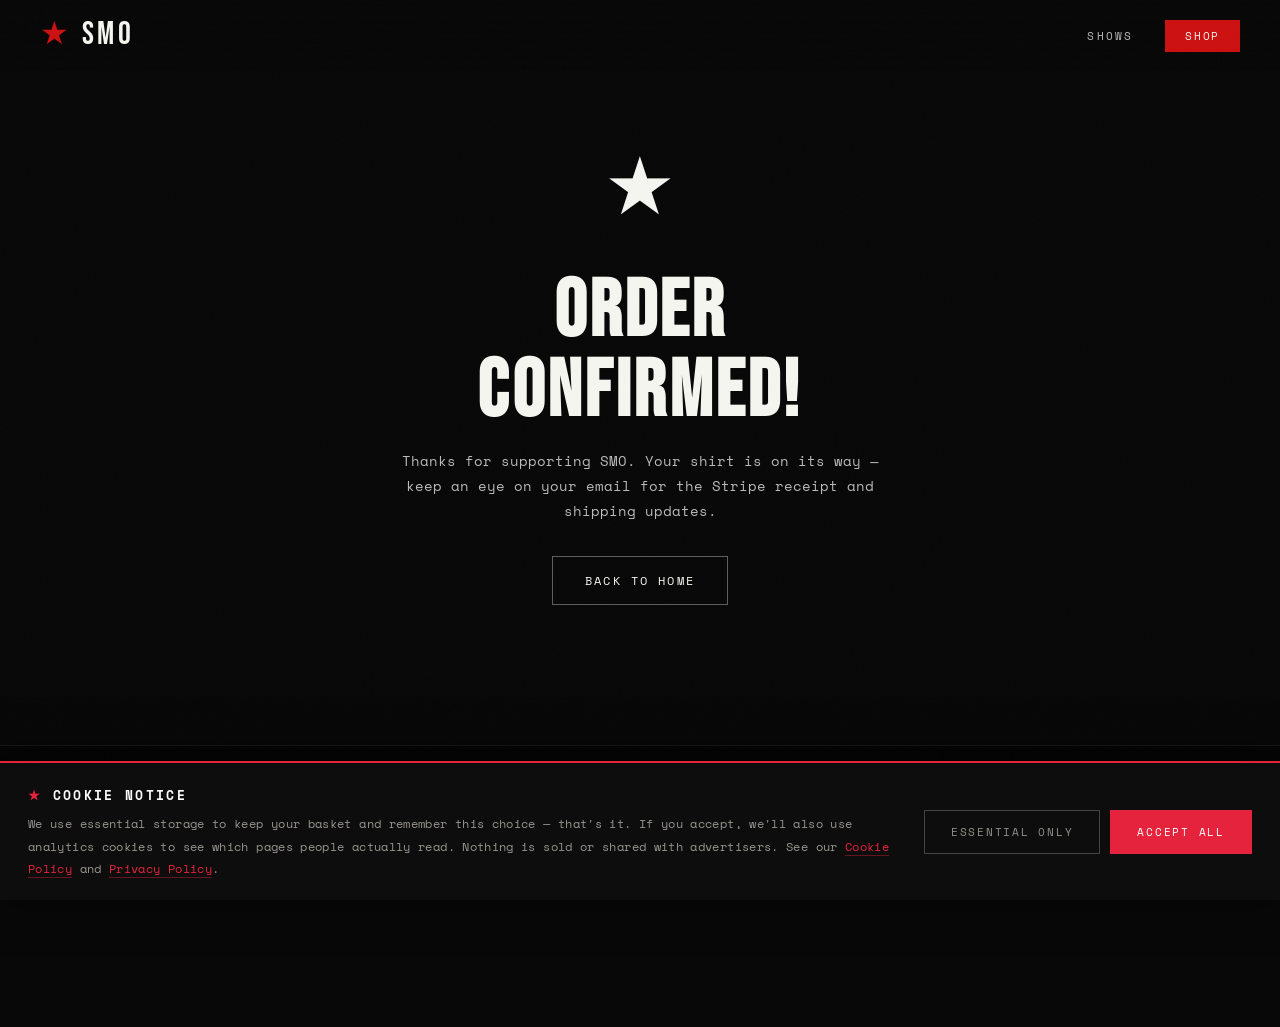
<file: success.html>
<!DOCTYPE html>
<html lang="en">
<head>
  <meta charset="UTF-8">
  <meta name="viewport" content="width=device-width, initial-scale=1.0">
  <title>SMO — Order Confirmed</title>
  <meta name="robots" content="noindex">
  <link rel="canonical" href="https://smo-rockstar.ie/success.html">
  <link rel="stylesheet" href="assets/css/style.css?v=12">
  <link rel="icon" href="data:image/svg+xml,<svg xmlns='http://www.w3.org/2000/svg' viewBox='0 0 100 100'><text y='.9em' font-size='90'>★</text></svg>">
</head>
<body>

<!-- ── NAV ── -->
<nav>
  <a href="index.html" class="nav-logo"><span class="star">★</span>SMO</a>
  <ul class="nav-links">
    <li><a href="index.html#shows">Shows</a></li>
    <li><a href="shop.html" class="btn-nav">Shop</a></li>
  </ul>
</nav>

<div style="text-align:center;padding:120px 40px 140px;max-width:560px;margin:0 auto">
  <div style="font-size:80px;margin-bottom:24px">★</div>
  <h2 id="success-title" style="font-size:clamp(40px,8vw,80px);margin-bottom:16px">Order Confirmed!</h2>
  <p id="success-msg" style="color:var(--light-grey);margin:0 auto 32px;line-height:1.8">
    Thanks for supporting SMO. Your shirt is on its way — keep an eye on your email
    for the Stripe receipt and shipping updates.
  </p>
  <a href="index.html" class="btn btn-outline">Back to Home</a>
</div>

<!-- ── FOOTER ── -->
<footer>
  <div class="footer-bottom">
    <span>© 2025 SMO. All rights reserved.</span>
    <span><a href="legal.html#cookies">Cookies</a> &nbsp;·&nbsp; <a href="legal.html#privacy">Privacy</a> &nbsp;·&nbsp; <a href="#" data-cookie-settings>Cookie settings</a></span>
    <span>smo-rockstar.ie</span>
  </div>
</footer>

<script>
  /* Stripe sends the customer back here with ?session_id=cs_...
     We hand that to order-confirm.php, which verifies the payment
     with Stripe server-side, logs it and emails the band.
     The cart is only cleared once payment is confirmed as PAID. */
  (function () {
    var sid = new URLSearchParams(location.search).get('session_id');
    if (!sid) return;

    fetch('order-confirm.php', {
      method: 'POST',
      headers: { 'Content-Type': 'application/json' },
      body: JSON.stringify({ session_id: sid })
    })
      .then(function (r) { return r.json(); })
      .then(function (d) {
        if (d && d.ok) {
          localStorage.removeItem('smo_cart');
        } else if (d && d.payment_status && d.payment_status !== 'paid') {
          document.getElementById('success-title').textContent = 'Payment Not Completed';
          document.getElementById('success-msg').textContent =
            'It looks like the payment didn’t go through. Nothing has been charged — ' +
            'your cart is still saved if you want to try again.';
        }
      })
      .catch(function () { /* confirmation is best-effort; Stripe still has the order */ });
  })();
</script>

<script src="assets/js/cookie-consent.js?v=12" defer></script>

</body>
</html>
</file>
<file: assets/css/style.css>
@import url('https://fonts.googleapis.com/css2?family=Bebas+Neue&family=Space+Mono:ital,wght@0,400;0,700;1,400&family=DM+Serif+Display:ital@0;1&display=swap');

:root {
  --black: #080808;
  --off-black: #111111;
  --card-bg: #161616;
  --red: #CC1111;
  --red-dark: #990d0d;
  --gold: #c8962a;
  --white: #f5f5f0;
  --grey: #888;
  --light-grey: #bbb;
  --border: rgba(255,255,255,0.08);
}

*, *::before, *::after { box-sizing: border-box; margin: 0; padding: 0; }

html { scroll-behavior: smooth; }

body {
  background: var(--black);
  color: var(--white);
  font-family: 'Space Mono', monospace;
  font-size: 14px;
  line-height: 1.6;
  overflow-x: hidden;
}

/* ── GRAIN OVERLAY ── */
body::before {
  content: '';
  position: fixed;
  inset: 0;
  background-image: url("data:image/svg+xml,%3Csvg viewBox='0 0 512 512' xmlns='http://www.w3.org/2000/svg'%3E%3Cfilter id='noise'%3E%3CfeTurbulence type='fractalNoise' baseFrequency='0.9' numOctaves='4' stitchTiles='stitch'/%3E%3C/filter%3E%3Crect width='100%25' height='100%25' filter='url(%23noise)' opacity='0.035'/%3E%3C/svg%3E");
  pointer-events: none;
  z-index: 9999;
  opacity: 0.4;
}

/* ── TYPOGRAPHY ── */
h1, h2, h3, h4 {
  font-family: 'Bebas Neue', sans-serif;
  letter-spacing: 0.04em;
  line-height: 1;
}

.section-label {
  font-family: 'Space Mono', monospace;
  font-size: 11px;
  letter-spacing: 0.25em;
  text-transform: uppercase;
  color: var(--red);
  margin-bottom: 12px;
  display: block;
}

/* ── NAV ── */
nav {
  position: fixed;
  top: 0; left: 0; right: 0;
  z-index: 1000;
  padding: 0 40px;
  height: 70px;
  display: flex;
  align-items: center;
  justify-content: space-between;
  background: linear-gradient(to bottom, rgba(8,8,8,0.97) 0%, rgba(8,8,8,0.0) 100%);
  backdrop-filter: blur(0px);
  transition: background 0.3s, backdrop-filter 0.3s;
}

nav.scrolled {
  background: rgba(8,8,8,0.97);
  backdrop-filter: blur(12px);
  border-bottom: 1px solid var(--border);
}

.nav-logo {
  font-family: 'Bebas Neue', sans-serif;
  font-size: 32px;
  letter-spacing: 0.1em;
  color: var(--white);
  text-decoration: none;
  display: flex;
  align-items: center;
  gap: 10px;
}

.nav-logo .star { color: var(--red); }

.nav-links {
  display: flex;
  align-items: center;
  gap: 32px;
  list-style: none;
}

.nav-links a {
  font-family: 'Space Mono', monospace;
  font-size: 11px;
  letter-spacing: 0.2em;
  text-transform: uppercase;
  color: var(--light-grey);
  text-decoration: none;
  transition: color 0.2s;
}

.nav-links a:hover { color: var(--white); }

.nav-links .btn-nav {
  background: var(--red);
  color: var(--white);
  padding: 8px 20px;
  font-size: 11px;
  letter-spacing: 0.15em;
  text-transform: uppercase;
  text-decoration: none;
  font-family: 'Space Mono', monospace;
  transition: background 0.2s;
}

.nav-links .btn-nav:hover { background: var(--red-dark); color: var(--white); }

.hamburger {
  display: none;
  flex-direction: column;
  gap: 5px;
  cursor: pointer;
  background: none;
  border: none;
  padding: 4px;
}

.hamburger span {
  display: block;
  width: 24px;
  height: 2px;
  background: var(--white);
  transition: all 0.3s;
}

/* ── HERO ── */
.hero {
  position: relative;
  height: 100vh;
  min-height: 600px;
  display: flex;
  align-items: flex-end;
  overflow: hidden;
}

/* Hero background video. object-fit: cover makes it behave exactly like the
   background-image it replaced, so it fills the section at any aspect ratio
   and crops rather than letterboxes. The source is a 666x464 phone export —
   it gets scaled up a long way on desktop, which the dark overlay hides. */
.hero-video {
  position: absolute;
  inset: 0;
  width: 100%;
  height: 100%;
  object-fit: cover;
  object-position: center 30%;
  transform: scale(1.05);
  animation: heroZoom 12s ease-out forwards;
  pointer-events: none;
}

/* Reduced-motion visitors still get the video — it's the hero, not decoration.
   Only the slow zoom-out is dropped. */
@media (prefers-reduced-motion: reduce) {
  .hero-video { animation: none; transform: none; }
}

@keyframes heroZoom {
  from { transform: scale(1.05); }
  to { transform: scale(1.0); }
}

.hero-overlay {
  position: absolute;
  inset: 0;
  background: linear-gradient(
    to bottom,
    rgba(8,8,8,0.1) 0%,
    rgba(8,8,8,0.2) 40%,
    rgba(8,8,8,0.85) 80%,
    rgba(8,8,8,1) 100%
  );
}

.hero-content {
  position: relative;
  z-index: 2;
  padding: 0 60px 80px;
  max-width: 900px;
}

.hero-eyebrow {
  font-family: 'Space Mono', monospace;
  font-size: 11px;
  letter-spacing: 0.3em;
  text-transform: uppercase;
  color: var(--red);
  margin-bottom: 16px;
  opacity: 0;
  animation: fadeUp 0.8s 0.3s forwards;
}

.hero h1 {
  font-size: clamp(90px, 18vw, 220px);
  line-height: 0.85;
  color: var(--white);
  opacity: 0;
  animation: fadeUp 0.8s 0.5s forwards;
}

.hero h1 .outline {
  -webkit-text-stroke: 2px var(--white);
  color: transparent;
}

.hero-sub {
  margin-top: 20px;
  font-family: 'Space Mono', monospace;
  font-size: 13px;
  letter-spacing: 0.1em;
  color: var(--light-grey);
  max-width: 420px;
  opacity: 0;
  animation: fadeUp 0.8s 0.7s forwards;
}

.hero-actions {
  margin-top: 36px;
  display: flex;
  gap: 16px;
  flex-wrap: wrap;
  opacity: 0;
  animation: fadeUp 0.8s 0.9s forwards;
}

@keyframes fadeUp {
  from { opacity: 0; transform: translateY(30px); }
  to { opacity: 1; transform: translateY(0); }
}

/* ── BUTTONS ── */
.btn {
  display: inline-flex;
  align-items: center;
  gap: 8px;
  padding: 14px 32px;
  font-family: 'Space Mono', monospace;
  font-size: 12px;
  letter-spacing: 0.18em;
  text-transform: uppercase;
  text-decoration: none;
  cursor: pointer;
  border: none;
  transition: all 0.2s;
}

.btn-primary {
  background: var(--red);
  color: var(--white);
}

.btn-primary:hover { background: var(--red-dark); transform: translateY(-1px); }

.btn-outline {
  background: transparent;
  color: var(--white);
  border: 1px solid rgba(255,255,255,0.35);
}

.btn-outline:hover {
  border-color: var(--white);
  background: rgba(255,255,255,0.06);
}

/* ── SECTIONS ── */
section { padding: 100px 60px; }

.section-header { margin-bottom: 60px; }

.section-header h2 {
  font-size: clamp(52px, 8vw, 100px);
  line-height: 0.9;
  color: var(--white);
}

/* ── TICKER ── */
.ticker {
  background: var(--red);
  padding: 14px 0;
  overflow: hidden;
  white-space: nowrap;
}

.ticker-inner {
  display: inline-block;
  animation: ticker 22s linear infinite;
}

.ticker-inner span {
  font-family: 'Bebas Neue', sans-serif;
  font-size: 22px;
  letter-spacing: 0.12em;
  margin-right: 60px;
  color: var(--white);
}

.ticker-inner span.sep {
  color: rgba(255,255,255,0.4);
  margin-right: 60px;
}

@keyframes ticker {
  from { transform: translateX(0); }
  to { transform: translateX(-50%); }
}

/* ── ABOUT ── */
.about-grid {
  display: grid;
  grid-template-columns: 1fr 1fr;
  gap: 80px;
  align-items: center;
}

.about-images {
  position: relative;
  height: 600px;
}

.about-img-main {
  width: 72%;
  height: 100%;
  object-fit: cover;
  object-position: center top;
  position: absolute;
  top: 0; left: 0;
}

.about-img-accent {
  width: 52%;
  height: 55%;
  object-fit: cover;
  object-position: center top;
  position: absolute;
  bottom: 0; right: 0;
  border: 3px solid var(--black);
}

.about-text h2 {
  font-size: clamp(48px, 7vw, 88px);
  margin-bottom: 24px;
}

.about-text p {
  color: var(--light-grey);
  margin-bottom: 16px;
  line-height: 1.8;
}

.about-text .stat-row {
  display: flex;
  gap: 40px;
  margin-top: 40px;
  padding-top: 40px;
  border-top: 1px solid var(--border);
}

.stat-item .num {
  font-family: 'Bebas Neue', sans-serif;
  font-size: 48px;
  color: var(--red);
  line-height: 1;
}

.stat-item .lbl {
  font-size: 11px;
  letter-spacing: 0.15em;
  text-transform: uppercase;
  color: var(--grey);
}

/* ── SHOWS ── */
#shows { background: var(--off-black); }

.shows-list { display: flex; flex-direction: column; gap: 0; }

.show-item {
  display: grid;
  grid-template-columns: 140px 1fr auto auto;
  align-items: center;
  gap: 32px;
  padding: 28px 0;
  border-bottom: 1px solid var(--border);
  transition: background 0.2s;
  position: relative;
}

/* A show can carry a photo. Only widen the grid when one is actually
   present, so rows without a picture keep their original layout. */
.show-item:has(.show-thumb) { grid-template-columns: 86px 140px 1fr auto auto; }

.show-thumb {
  width: 86px;
  height: 86px;
  object-fit: cover;
  display: block;
  border: 1px solid var(--border);
}

.show-item::before {
  content: '';
  position: absolute;
  left: -60px; right: -60px;
  top: 0; bottom: 0;
  background: rgba(255,255,255,0.02);
  opacity: 0;
  transition: opacity 0.2s;
  /* Without this the overlay swallows every click on the row, including
     "Get Tickets" — it's decoration, it should never intercept a pointer. */
  pointer-events: none;
}

.show-item:hover::before { opacity: 1; }

.show-date {
  font-family: 'Bebas Neue', sans-serif;
  font-size: 44px;
  line-height: 1;
  color: var(--white);
}

.show-date .month {
  font-size: 13px;
  font-family: 'Space Mono', monospace;
  letter-spacing: 0.2em;
  text-transform: uppercase;
  color: var(--red);
  display: block;
}

.show-info h3 {
  font-family: 'Bebas Neue', sans-serif;
  font-size: 28px;
  color: var(--white);
}

.show-info .venue {
  font-size: 12px;
  color: var(--grey);
  margin-top: 4px;
}

.show-price {
  font-family: 'Bebas Neue', sans-serif;
  font-size: 28px;
  color: var(--gold);
}

.show-price.free { color: var(--grey); font-size: 16px; font-family: 'Space Mono', monospace; }

.show-tickets {
  text-align: right;
}

.no-shows {
  padding: 60px 0;
  text-align: center;
  color: var(--grey);
  font-size: 13px;
  letter-spacing: 0.1em;
}

/* ── MUSIC / RELEASES ── */
.releases-grid {
  display: grid;
  grid-template-columns: repeat(auto-fill, minmax(220px, 1fr));
  gap: 24px;
}

.release-card {
  background: var(--card-bg);
  overflow: hidden;
  transition: transform 0.3s;
  text-decoration: none;
  color: inherit;
  display: block;
}

.release-card:hover { transform: translateY(-6px); }

.release-artwork {
  width: 100%;
  aspect-ratio: 1;
  object-fit: cover;
  background: #1a1a1a;
  display: flex;
  align-items: center;
  justify-content: center;
  position: relative;
  overflow: hidden;
}

.release-artwork img {
  width: 100%;
  height: 100%;
  object-fit: cover;
}

.release-artwork .play-icon {
  position: absolute;
  inset: 0;
  display: flex;
  align-items: center;
  justify-content: center;
  background: rgba(204,17,17,0.85);
  opacity: 0;
  transition: opacity 0.2s;
  font-size: 40px;
}

.release-card:hover .play-icon { opacity: 1; }

.release-info { padding: 16px; }

.release-info h3 {
  font-family: 'Bebas Neue', sans-serif;
  font-size: 22px;
  color: var(--white);
}

.release-info .meta {
  font-size: 11px;
  letter-spacing: 0.1em;
  color: var(--grey);
  margin-top: 4px;
  text-transform: uppercase;
}

.release-links {
  display: flex;
  gap: 12px;
  margin-top: 12px;
}

.release-links a {
  font-size: 11px;
  letter-spacing: 0.1em;
  text-transform: uppercase;
  text-decoration: none;
  color: var(--red);
  border-bottom: 1px solid var(--red);
  padding-bottom: 1px;
  transition: color 0.2s, border-color 0.2s;
}

.release-links a:hover { color: var(--white); border-color: var(--white); }

/* ── GALLERY ── */
.gallery-grid {
  display: grid;
  grid-template-columns: repeat(4, 1fr);
  gap: 6px;
}

.gallery-grid img {
  width: 100%;
  aspect-ratio: 1;
  object-fit: cover;
  object-position: center top;
  display: block;
  transition: filter 0.3s, transform 0.3s;
  filter: grayscale(30%);
}

.gallery-grid img:hover {
  filter: grayscale(0%);
  transform: scale(1.02);
  z-index: 1;
  position: relative;
}

.gallery-grid .wide {
  grid-column: span 2;
  aspect-ratio: 2/1;
}

/* ── SHOP PREVIEW ── */
.shop-preview { background: var(--off-black); }

.shop-preview-grid {
  display: grid;
  grid-template-columns: 1fr 1fr;
  gap: 60px;
  align-items: center;
}

.shop-preview-img {
  position: relative;
  overflow: hidden;
}

.shop-preview-img img {
  width: 100%;
  display: block;
}

.shop-preview-img::after {
  content: '';
  position: absolute;
  inset: 0;
  border: 1px solid var(--border);
  pointer-events: none;
}

.shop-preview-text h2 {
  font-size: clamp(48px, 7vw, 88px);
}

.shop-preview-text p {
  color: var(--light-grey);
  margin: 20px 0 32px;
  line-height: 1.8;
}

.price-tag {
  font-family: 'Bebas Neue', sans-serif;
  font-size: 52px;
  color: var(--gold);
  margin-bottom: 24px;
}

/* ── FOOTER ── */
footer {
  background: #050505;
  padding: 60px 60px 40px;
  border-top: 1px solid var(--border);
}

.footer-top {
  display: grid;
  grid-template-columns: 1fr auto 1fr;
  gap: 40px;
  align-items: start;
  margin-bottom: 60px;
}

.footer-logo {
  font-family: 'Bebas Neue', sans-serif;
  font-size: 72px;
  line-height: 1;
  color: var(--white);
  text-decoration: none;
}

.footer-logo span { color: var(--red); }

.footer-tagline {
  font-size: 11px;
  letter-spacing: 0.15em;
  text-transform: uppercase;
  color: var(--grey);
  margin-top: 8px;
}

.footer-nav h4 {
  font-family: 'Space Mono', monospace;
  font-size: 11px;
  letter-spacing: 0.2em;
  text-transform: uppercase;
  color: var(--grey);
  margin-bottom: 20px;
}

.footer-nav ul { list-style: none; }
.footer-nav li { margin-bottom: 12px; }
.footer-nav a {
  color: var(--light-grey);
  text-decoration: none;
  font-size: 13px;
  transition: color 0.2s;
}
.footer-nav a:hover { color: var(--white); }

.footer-social {
  display: flex;
  gap: 16px;
  justify-content: flex-end;
  margin-top: 8px;
}

.social-link {
  width: 40px; height: 40px;
  border: 1px solid var(--border);
  display: flex; align-items: center; justify-content: center;
  color: var(--grey);
  text-decoration: none;
  font-size: 16px;
  transition: all 0.2s;
}

.social-link:hover {
  border-color: var(--red);
  color: var(--white);
  background: var(--red);
}

.footer-bottom {
  border-top: 1px solid var(--border);
  padding-top: 24px;
  display: flex;
  justify-content: space-between;
  align-items: center;
  color: var(--grey);
  font-size: 11px;
  letter-spacing: 0.1em;
}

/* Legal / cookie-settings links sit in the footer bar — keep them the same
   weight as the copyright text rather than default link blue. */
.footer-bottom a {
  color: var(--grey);
  text-decoration: none;
  transition: color .2s;
}
.footer-bottom a:hover { color: var(--white); }

@media (max-width: 700px) {
  .footer-bottom { flex-direction: column; gap: 10px; text-align: center; }
}

/* ── SHOP PAGE ── */
.page-hero {
  padding: 140px 60px 80px;
  text-align: center;
}

.page-hero h1 { font-size: clamp(60px, 10vw, 130px); }

.shop-grid {
  display: grid;
  grid-template-columns: repeat(auto-fill, minmax(300px, 1fr));
  gap: 32px;
  padding: 0 60px 100px;
}

.product-card {
  background: var(--card-bg);
  overflow: hidden;
}

.product-card-img {
  position: relative;
  overflow: hidden;
  aspect-ratio: 1;
}

.product-card-img img {
  width: 100%; height: 100%;
  object-fit: cover;
  object-position: center top;
  transition: transform 0.5s;
}

.product-card:hover .product-card-img img { transform: scale(1.04); }

.product-card-body { padding: 24px; }

.product-card-body h3 {
  font-family: 'Bebas Neue', sans-serif;
  font-size: 28px;
  margin-bottom: 8px;
}

.product-card-body .product-price {
  font-family: 'Bebas Neue', sans-serif;
  font-size: 36px;
  color: var(--gold);
  margin-bottom: 20px;
}

.size-selector {
  display: flex;
  gap: 8px;
  flex-wrap: wrap;
  margin-bottom: 20px;
}

.size-btn {
  width: 44px; height: 44px;
  border: 1px solid var(--border);
  background: transparent;
  color: var(--light-grey);
  font-family: 'Space Mono', monospace;
  font-size: 12px;
  cursor: pointer;
  transition: all 0.2s;
}

.size-btn:hover, .size-btn.active {
  border-color: var(--red);
  background: var(--red);
  color: var(--white);
}

/* ── CHECKOUT PAGE ── */
.checkout-layout {
  display: grid;
  grid-template-columns: 1fr 420px;
  gap: 60px;
  padding: 0 60px 100px;
  max-width: 1200px;
  margin: 0 auto;
}

.checkout-form h2 {
  font-size: 36px;
  margin-bottom: 32px;
}

.form-group { margin-bottom: 20px; }

.form-group label {
  display: block;
  font-size: 11px;
  letter-spacing: 0.15em;
  text-transform: uppercase;
  color: var(--grey);
  margin-bottom: 8px;
}

.form-group input, .form-group select {
  width: 100%;
  padding: 14px 16px;
  background: var(--card-bg);
  border: 1px solid var(--border);
  color: var(--white);
  font-family: 'Space Mono', monospace;
  font-size: 13px;
  outline: none;
  transition: border-color 0.2s;
}

.form-group input:focus, .form-group select:focus {
  border-color: var(--red);
}

.form-row {
  display: grid;
  grid-template-columns: 1fr 1fr;
  gap: 16px;
}

.order-summary {
  background: var(--card-bg);
  padding: 32px;
  position: sticky;
  top: 100px;
  height: fit-content;
}

.order-summary h2 {
  font-size: 28px;
  margin-bottom: 24px;
  padding-bottom: 16px;
  border-bottom: 1px solid var(--border);
}

.order-item {
  display: flex;
  gap: 16px;
  margin-bottom: 24px;
}

.order-item img {
  width: 80px; height: 80px;
  object-fit: cover;
  object-position: center top;
}

.order-item-details h4 {
  font-family: 'Bebas Neue', sans-serif;
  font-size: 20px;
}

.order-item-details p {
  font-size: 12px;
  color: var(--grey);
  margin-top: 4px;
}

.order-total {
  border-top: 1px solid var(--border);
  padding-top: 20px;
  margin-top: 20px;
}

.order-total-row {
  display: flex;
  justify-content: space-between;
  margin-bottom: 12px;
  font-size: 13px;
  color: var(--light-grey);
}

.order-total-row.grand {
  font-family: 'Bebas Neue', sans-serif;
  font-size: 28px;
  color: var(--white);
  margin-top: 16px;
  padding-top: 16px;
  border-top: 1px solid var(--border);
}

/* ── ADMIN PAGE ── */
.admin-container {
  min-height: 100vh;
  display: flex;
  flex-direction: column;
}

.admin-login {
  flex: 1;
  display: flex;
  align-items: center;
  justify-content: center;
  padding: 60px 20px;
}

.admin-login-box {
  width: 100%;
  max-width: 440px;
  text-align: center;
}

.admin-login-box .logo {
  font-family: 'Bebas Neue', sans-serif;
  font-size: 80px;
  line-height: 1;
  color: var(--white);
  margin-bottom: 8px;
}

.admin-login-box .logo span { color: var(--red); }

.admin-login-box p {
  color: var(--grey);
  margin-bottom: 40px;
  font-size: 12px;
  letter-spacing: 0.15em;
  text-transform: uppercase;
}

.google-btn {
  display: flex;
  align-items: center;
  justify-content: center;
  gap: 12px;
  width: 100%;
  padding: 16px;
  background: var(--white);
  color: #111;
  font-family: 'Space Mono', monospace;
  font-size: 13px;
  letter-spacing: 0.08em;
  border: none;
  cursor: pointer;
  transition: background 0.2s;
}

.google-btn:hover { background: #e8e8e8; }

.admin-panel { padding: 40px 60px 100px; }

.admin-header {
  display: flex;
  justify-content: space-between;
  align-items: center;
  margin-bottom: 48px;
  padding-bottom: 24px;
  border-bottom: 1px solid var(--border);
}

.admin-header h1 {
  font-size: 52px;
}

.admin-user {
  display: flex;
  align-items: center;
  gap: 12px;
  font-size: 12px;
  color: var(--grey);
}

.admin-user img {
  width: 36px; height: 36px;
  border-radius: 50%;
}

.shows-table {
  width: 100%;
  border-collapse: collapse;
}

.shows-table th {
  text-align: left;
  font-size: 11px;
  letter-spacing: 0.15em;
  text-transform: uppercase;
  color: var(--grey);
  padding: 12px 16px;
  border-bottom: 1px solid var(--border);
}

.shows-table td {
  padding: 20px 16px;
  border-bottom: 1px solid var(--border);
  vertical-align: middle;
  font-size: 13px;
}

.shows-table td:first-child {
  font-family: 'Bebas Neue', sans-serif;
  font-size: 20px;
  white-space: nowrap;
}

.action-btns {
  display: flex;
  gap: 8px;
}

.btn-sm {
  padding: 8px 16px;
  font-size: 11px;
  letter-spacing: 0.1em;
}

.btn-danger {
  background: transparent;
  border: 1px solid rgba(204,17,17,0.4);
  color: var(--red);
  font-family: 'Space Mono', monospace;
  cursor: pointer;
  transition: all 0.2s;
}

.btn-danger:hover {
  background: var(--red);
  color: var(--white);
  border-color: var(--red);
}

/* ── MODAL ── */
.modal-overlay {
  position: fixed;
  inset: 0;
  background: rgba(0,0,0,0.85);
  z-index: 2000;
  display: flex;
  align-items: center;
  justify-content: center;
  padding: 20px;
  backdrop-filter: blur(4px);
}

.modal-overlay.hidden { display: none; }

/* Generic hide helper — the modal rule above only matched .modal-overlay,
   so anything else marked .hidden was still showing. */
.hidden { display: none !important; }

.modal-box {
  background: var(--card-bg);
  border: 1px solid var(--border);
  width: 100%;
  max-width: 560px;
  padding: 48px;
}

.modal-box h2 {
  font-size: 40px;
  margin-bottom: 32px;
}

.modal-actions {
  display: flex;
  gap: 12px;
  justify-content: flex-end;
  margin-top: 32px;
}

/* ── TOAST ── */
.toast {
  position: fixed;
  bottom: 30px;
  right: 30px;
  background: var(--off-black);
  border: 1px solid var(--border);
  border-left: 3px solid var(--red);
  padding: 16px 24px;
  font-size: 13px;
  z-index: 9000;
  transform: translateY(100px);
  opacity: 0;
  transition: all 0.3s;
}

.toast.show {
  transform: translateY(0);
  opacity: 1;
}

/* ── CART ── */
.cart-count {
  background: var(--red);
  color: var(--white);
  font-size: 10px;
  width: 18px; height: 18px;
  border-radius: 50%;
  display: flex;
  align-items: center;
  justify-content: center;
  margin-left: -6px;
  margin-top: -10px;
}

/* ── RESPONSIVE ── */
@media (max-width: 1024px) {
  section { padding: 80px 30px; }
  nav { padding: 0 24px; }
  .hero-content { padding: 0 30px 60px; }

  .about-grid, .shop-preview-grid { grid-template-columns: 1fr; }
  .about-images { height: 400px; margin-bottom: 40px; }

  .checkout-layout { grid-template-columns: 1fr; }
  .order-summary { position: static; }

  .gallery-grid { grid-template-columns: repeat(2, 1fr); }
  .gallery-grid .wide { grid-column: span 2; }

  .footer-top { grid-template-columns: 1fr 1fr; }

  .admin-panel { padding: 30px 24px; }
  /* The ticket button used to be hidden here along with the price, which
     meant no one on a phone could buy a ticket at all. It now drops onto its
     own row underneath instead. */
  .show-item,
  .show-item:has(.show-thumb) { grid-template-columns: 100px 1fr; }
  .show-thumb { display: none; }
  .show-price { grid-column: 1; font-size: 20px; }
  .show-tickets { grid-column: 2; justify-self: start; }
}

@media (max-width: 768px) {
  .nav-links { display: none; flex-direction: column; position: fixed; top: 70px; left: 0; right: 0; background: rgba(8,8,8,0.98); padding: 20px 24px 30px; gap: 20px; border-bottom: 1px solid var(--border); }
  .nav-links.open { display: flex; }
  .hamburger { display: flex; }

  .hero h1 { font-size: clamp(72px, 22vw, 120px); }
  .hero-content { padding: 0 24px 50px; }
  .hero-actions { flex-direction: column; align-items: flex-start; }

  .gallery-grid { grid-template-columns: repeat(2, 1fr); }

  .page-hero, .shop-grid, .checkout-layout { padding-left: 24px; padding-right: 24px; }

  .footer-top { grid-template-columns: 1fr; }
  footer { padding: 40px 24px 30px; }

  .modal-box { padding: 28px 24px; }
}

/* ============================================================
   CHECKOUT PROMINENCE + COOKIE BANNER CLEARANCE
   ============================================================ */

/* The cookie banner is fixed to the bottom of the viewport, so before this
   it sat on top of the "Add to Cart" bar and the "Pay Securely" button —
   people literally could not click buy until they dismissed it. The banner
   now publishes its height as --smo-ck-h and the page reserves that space. */
body.smo-ck-open { padding-bottom: var(--smo-ck-h, 0px); }

/* ---- shop: sticky basket bar ---- */
/* Moved out of an inline style so it can stack above the cookie banner
   rather than underneath it. */
.cart-bar {
  position: fixed;
  left: 0; right: 0;
  bottom: var(--smo-ck-h, 0px);
  z-index: 600;
  display: none;                       /* main.js flips this to flex */
  align-items: center;
  justify-content: space-between;
  gap: 24px;
  padding: 18px 60px;
  background: var(--card-bg);
  border-top: 2px solid var(--red);
  box-shadow: 0 -12px 40px rgba(0,0,0,.55);
  transition: bottom .35s cubic-bezier(.16,1,.3,1);
}

.cart-bar.open { display: flex; }

.cart-bar .cart-bar-summary {
  font-size: 14px;
  color: var(--white);
  letter-spacing: .04em;
}
.cart-bar .cart-bar-summary span { color: var(--grey); }

/* ---- the primary buy action ---- */
/* Bigger, heavier, and it responds when pressed. Transform and opacity only,
   so nothing reflows mid-click. */
.btn-buy {
  font-size: 15px;
  letter-spacing: .18em;
  padding: 22px 40px;
  width: 100%;
  justify-content: center;
  position: relative;
  will-change: transform;
  transition: transform .18s cubic-bezier(.16,1,.3,1),
              box-shadow .18s cubic-bezier(.16,1,.3,1),
              background .18s ease-out;
  box-shadow: 0 6px 22px rgba(229,35,61,.28);
}
.btn-buy:hover:not(:disabled) {
  transform: translateY(-2px);
  box-shadow: 0 12px 34px rgba(229,35,61,.42);
}
.btn-buy:active:not(:disabled) {
  transform: translateY(1px) scale(.985);
  box-shadow: 0 3px 12px rgba(229,35,61,.3);
}
.btn-buy:disabled { opacity: .5; cursor: not-allowed; box-shadow: none; }

/* Pulse once on click so the press registers even on a slow connection. */
.btn-buy.fired { animation: buyPulse .5s cubic-bezier(.16,1,.3,1); }
@keyframes buyPulse {
  0%   { box-shadow: 0 0 0 0 rgba(229,35,61,.55); }
  100% { box-shadow: 0 0 0 22px rgba(229,35,61,0); }
}

/* ---- checkout: give the order summary real weight ---- */
.checkout-layout { grid-template-columns: 1fr 480px; }

.order-summary {
  border: 1px solid var(--border);
  border-top: 3px solid var(--red);
  padding: 36px 32px;
}
.order-summary h2 { font-size: 34px; }

.order-total-row.grand {
  font-size: 17px;
  padding-top: 18px;
  margin-top: 6px;
  border-top: 1px solid var(--border);
}
.order-total-row.grand span:last-child {
  font-family: 'Bebas Neue', sans-serif;
  font-size: 40px;
  line-height: 1;
  color: var(--red);
  letter-spacing: .01em;
}

@media (max-width: 900px) {
  .checkout-layout { grid-template-columns: 1fr; }
  .cart-bar { padding: 16px 24px; gap: 14px; }
  .cart-bar .cart-bar-summary { font-size: 12px; }
  .btn-buy { padding: 20px 24px; font-size: 14px; }
}

/* Feedback that doesn't depend on movement: the press darkens the button and
   the label changes. Matters more than it sounds — anyone with Windows
   "animation effects" off gets no transform and no pulse, and that setting is
   common enough that motion alone would leave them wondering if the click
   registered at all. */
.btn-buy:active:not(:disabled) { background: var(--red-dark); }
.btn-buy:disabled { background: var(--red-dark); }

@media (prefers-reduced-motion: reduce) {
  .btn-buy, .cart-bar { transition: none; }
  .btn-buy.fired { animation: none; }
  .btn-buy:hover:not(:disabled), .btn-buy:active:not(:disabled) { transform: none; }
  /* Keep a visible resting shadow so the button still reads as raised. */
  .btn-buy { box-shadow: 0 4px 18px rgba(229,35,61,.3); }
}

/* ============================================================
   SINGLE GIG PAGE
   ============================================================ */
.gig { max-width: 820px; margin: 0 auto; padding: 0 32px 120px; }

.gig-facts {
  display: grid;
  grid-template-columns: repeat(auto-fit, minmax(160px, 1fr));
  gap: 1px;
  background: var(--border);
  border: 1px solid var(--border);
  margin-bottom: 36px;
}
.gig-fact { background: var(--card-bg); padding: 22px 20px; }
.gig-fact .k {
  display: block;
  font-size: 10px;
  letter-spacing: .22em;
  text-transform: uppercase;
  color: var(--red);
  margin-bottom: 8px;
}
.gig-fact .v {
  font-family: 'Bebas Neue', sans-serif;
  font-size: 26px;
  line-height: 1.15;
  color: var(--white);
  letter-spacing: .02em;
}

.gig-past {
  color: var(--grey);
  font-size: 13px;
  letter-spacing: .06em;
  padding: 18px 0;
}
.gig-past a { color: var(--red); text-decoration: none; }

.gig-gallery {
  display: grid;
  grid-template-columns: repeat(auto-fit, minmax(240px, 1fr));
  gap: 10px;
  margin: 44px 0;
}
.gig-gallery img {
  width: 100%;
  aspect-ratio: 4 / 5;
  object-fit: cover;
  display: block;
}
/* A single photo shouldn't stretch to a full-width band. */
.gig-gallery img:only-child { aspect-ratio: 16 / 9; }

.gig-back {
  display: inline-block;
  color: var(--grey);
  text-decoration: none;
  font-size: 12px;
  letter-spacing: .14em;
  text-transform: uppercase;
}
.gig-back:hover { color: var(--white); }

/* ---- whole show row links to its gig page ---- */
/* The stretched pseudo-element makes the entire row clickable while the real
   anchor stays on the title, so screen readers and the status bar still get
   sensible link text. */
.show-link { color: inherit; text-decoration: none; }
.show-link::after { content: ''; position: absolute; inset: 0; z-index: 1; }
.show-item:hover .show-link { color: var(--red); }

/* Get Tickets must sit above the stretched link or the row swallows it. */
.show-tickets, .show-price { position: relative; z-index: 2; }

@media (max-width: 640px) {
  .gig { padding: 0 20px 80px; }
  .gig-fact { padding: 18px 16px; }
  .gig-fact .v { font-size: 22px; }
}

/* Release cards are <div> now, not <a>: an anchor cannot contain the Spotify
   and YouTube links, and the parser was splitting each card into fragments.
   The title carries a stretched link so the whole card is still clickable,
   with the inner links raised above it. */
.release-card { position: relative; }
.release-link { color: inherit; text-decoration: none; }
.release-link::after { content: ''; position: absolute; inset: 0; z-index: 1; }
.release-card:hover .release-link { color: var(--red); }
.release-links { position: relative; z-index: 2; }

/* ============================================================
   FEATURED RELEASE
   ============================================================ */
.featured {
  padding: 90px 60px;
  background: var(--off-black);
  border-bottom: 1px solid var(--border);
}
.featured-grid {
  max-width: 1100px;
  margin: 0 auto;
  display: grid;
  grid-template-columns: minmax(0, 420px) 1fr;
  gap: 56px;
  align-items: center;
}
/* Square sleeve, sized by the grid rather than the file, with a red edge
   so it reads as the one thing on the page that's new. */
.featured-art img {
  width: 100%;
  aspect-ratio: 1;
  object-fit: cover;
  display: block;
  border: 1px solid var(--border);
  box-shadow: 0 24px 60px rgba(0,0,0,.55);
}
.featured-tag {
  display: inline-block;
  background: var(--red);
  color: var(--white);
  font-size: 10px;
  letter-spacing: .26em;
  text-transform: uppercase;
  padding: 7px 14px;
  margin-bottom: 20px;
}
.featured-text h2 {
  font-size: clamp(56px, 8vw, 104px);
  line-height: .88;
  margin-bottom: 20px;
}
.featured-text p {
  color: var(--light-grey);
  max-width: 46ch;
  line-height: 1.95;
  margin-bottom: 28px;
}
.featured-actions { display: flex; gap: 14px; flex-wrap: wrap; align-items: center; }
.featured-date {
  margin-top: 20px;
  font-size: 11px;
  letter-spacing: .18em;
  text-transform: uppercase;
  color: var(--grey);
}

/* ============================================================
   MAILING LIST
   ============================================================ */
.signup {
  padding: 96px 60px;
  border-top: 1px solid var(--border);
  background: var(--off-black);
}
.signup-inner { max-width: 620px; margin: 0 auto; text-align: center; }
.signup-inner h2 { font-size: clamp(48px, 7vw, 88px); margin-bottom: 18px; }
.signup-blurb {
  color: var(--light-grey);
  line-height: 1.95;
  margin: 0 auto 34px;
  max-width: 46ch;
}
.signup-row { display: flex; gap: 10px; flex-wrap: wrap; }
.signup-row input[type="email"] {
  flex: 1 1 240px;
  min-width: 0;
  padding: 17px 18px;
  background: var(--black);
  border: 1px solid var(--border);
  color: var(--white);
  font-family: 'Space Mono', monospace;
  font-size: 13px;
}
.signup-row input[type="email"]:focus { outline: none; border-color: var(--red); }
.signup-row .btn { padding: 17px 32px; }

/* Unticked by default and never styled to look pre-agreed — consent has to
   be an active choice, not something the layout implies. */
.signup-consent {
  display: flex;
  align-items: flex-start;
  gap: 11px;
  margin-top: 18px;
  text-align: left;
  cursor: pointer;
  color: var(--light-grey);
  font-size: 12px;
  line-height: 1.8;
}
.signup-consent input { margin-top: 3px; accent-color: var(--red); width: 16px; height: 16px; flex-shrink: 0; }

.signup-msg { margin-top: 18px; font-size: 13px; letter-spacing: .04em; line-height: 1.8; }
.signup-msg.is-ok  { color: #4ade80; }
.signup-msg.is-err { color: var(--red); }

.signup-small { margin-top: 18px; font-size: 11px; color: var(--grey); letter-spacing: .06em; }
.signup-small a { color: var(--grey); }
.signup-small a:hover { color: var(--white); }

@media (max-width: 860px) {
  .featured { padding: 64px 24px; }
  .featured-grid { grid-template-columns: 1fr; gap: 32px; }
  .featured-art { max-width: 340px; }
  .signup { padding: 72px 24px; }
}
</file>
